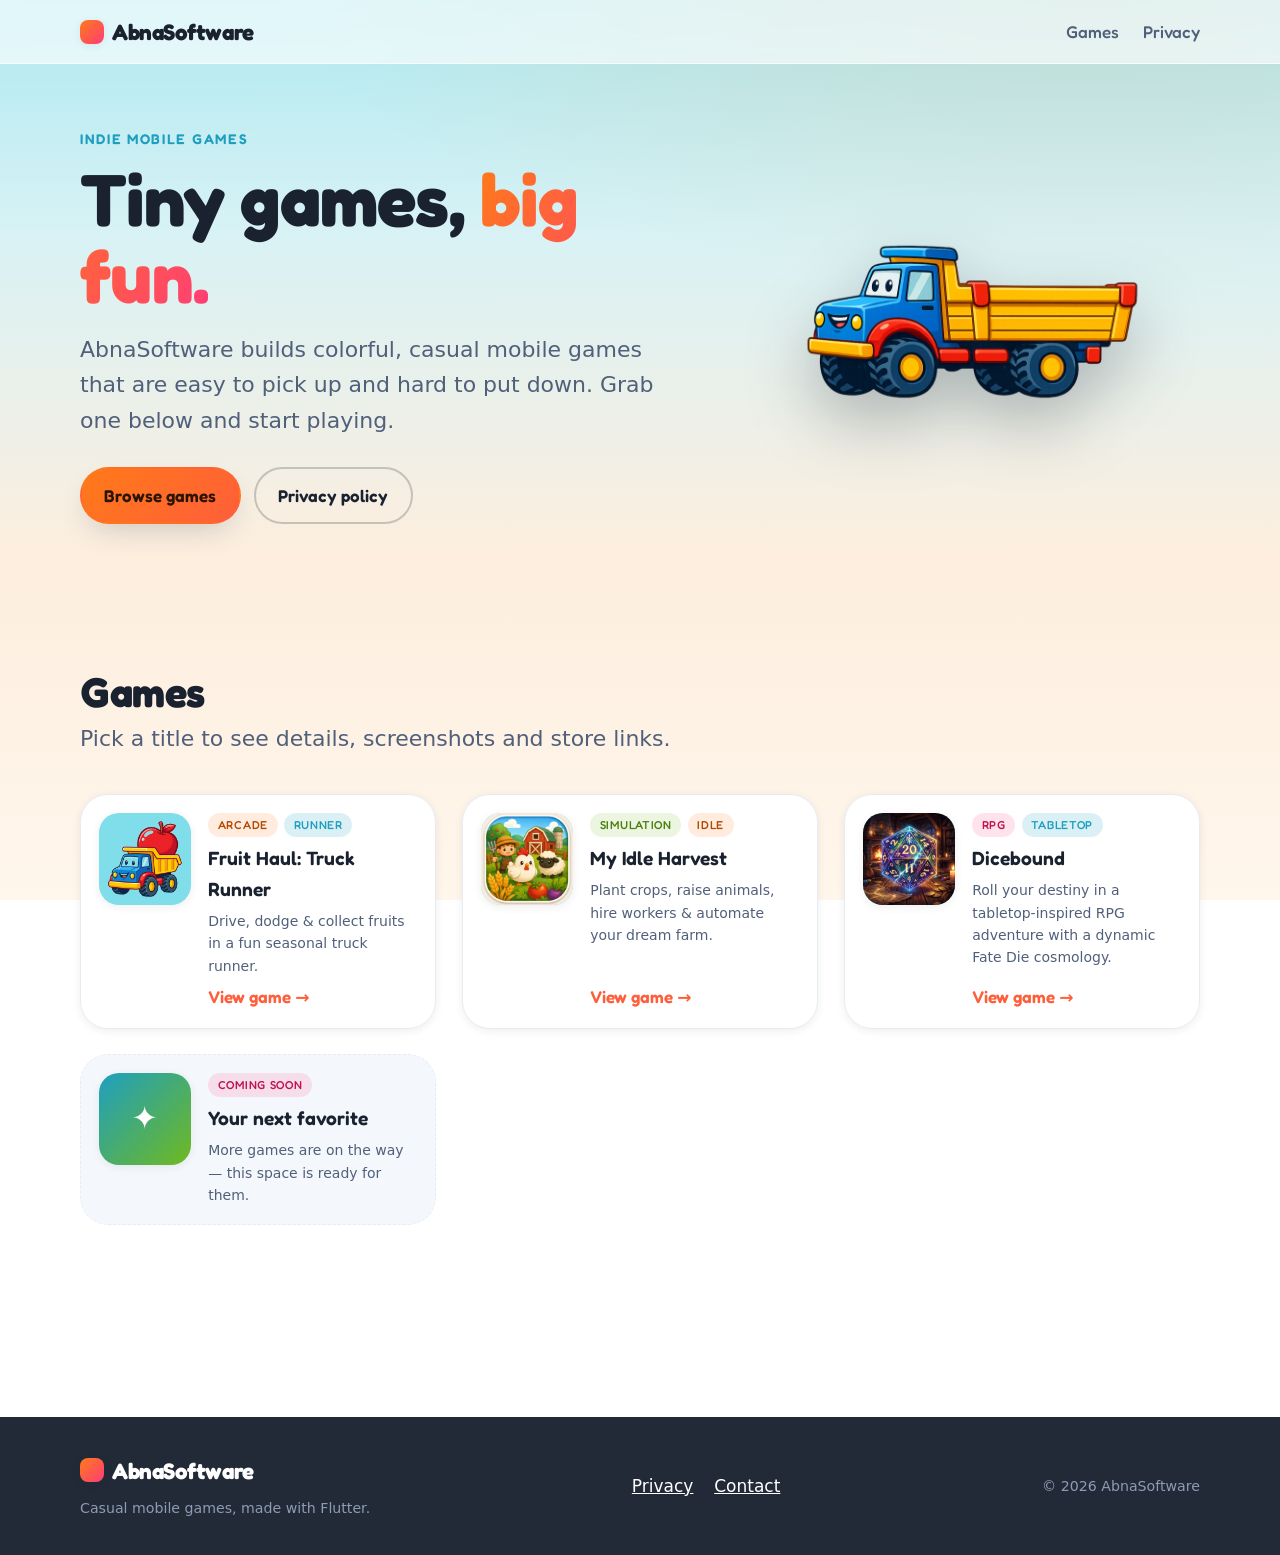
<file: index.html>
<!doctype html>
<html lang="en">
<head>
  <meta charset="utf-8">
  <meta name="viewport" content="width=device-width, initial-scale=1">
  <title>AbnaSoftware — Indie mobile games</title>
  <meta name="description" content="Colorful, casual mobile games by AbnaSoftware. Play Fruit Haul: Truck Runner and more.">
  <meta name="theme-color" content="#80deea">

  <!-- Open Graph -->
  <meta property="og:type" content="website">
  <meta property="og:title" content="AbnaSoftware — Indie mobile games">
  <meta property="og:description" content="Colorful, casual mobile games by AbnaSoftware. Play Fruit Haul: Truck Runner and more.">
  <meta property="og:image" content="assets/app_icon.png">

  <link rel="icon" type="image/png" href="assets/app_icon.png">
  <link rel="preconnect" href="https://fonts.googleapis.com">
  <link rel="preconnect" href="https://fonts.gstatic.com" crossorigin>
  <link href="https://fonts.googleapis.com/css2?family=Fredoka:wght@400;500;600;700&display=swap" rel="stylesheet">
  <link rel="stylesheet" href="styles.css">
</head>
<body>
  <header class="site-header">
    <div class="wrap">
      <a class="brand" href="/">AbnaSoftware</a>
      <nav class="site-nav" aria-label="Main navigation">
        <a href="#games">Games</a>
        <a href="privacy.html">Privacy</a>
      </nav>
    </div>
  </header>

  <main class="wrap">
    <section class="hero" aria-labelledby="hero-heading">
      <div class="hero-text">
        <p class="eyebrow">Indie mobile games</p>
        <h1 id="hero-heading">Tiny games, <span>big fun.</span></h1>
        <p class="lede">AbnaSoftware builds colorful, casual mobile games that are easy to pick up and hard to put down. Grab one below and start playing.</p>
        <div class="hero-cta">
          <a class="btn btn-primary" href="#games">Browse games</a>
          <a class="btn btn-ghost" href="privacy.html">Privacy policy</a>
        </div>
      </div>
      <div class="hero-art">
        <img src="assets/truck.png" alt="The Fruit Haul delivery truck loaded with colorful fruit" width="1000" height="666" fetchpriority="high">
      </div>
    </section>

    <section id="games" class="section" aria-labelledby="games-heading">
      <div class="section-head">
        <h2 id="games-heading">Games</h2>
        <p>Pick a title to see details, screenshots and store links.</p>
      </div>

      <ul class="games-grid" role="list">
        <li class="game-card">
          <a class="game-card-link" href="games/fruit-haul/" aria-labelledby="game-fruit-title">
            <span class="game-thumb"><img src="assets/app_icon.png" alt="" width="320" height="320" loading="lazy"></span>
            <span class="game-body">
              <span class="game-tags">
                <span class="tag tag-orange">Arcade</span>
                <span class="tag tag-sky">Runner</span>
              </span>
              <span class="game-title" id="game-fruit-title">Fruit Haul: Truck Runner</span>
              <span class="game-tagline">Drive, dodge &amp; collect fruits in a fun seasonal truck runner.</span>
              <span class="game-cta">View game →</span>
            </span>
          </a>
        </li>

        <li class="game-card">
          <a class="game-card-link" href="games/idle-harvest/" aria-labelledby="game-harvest-title">
            <span class="game-thumb"><img src="assets/idle_harvest_icon.png" alt="" width="320" height="320" loading="lazy"></span>
            <span class="game-body">
              <span class="game-tags">
                <span class="tag tag-lime">Simulation</span>
                <span class="tag tag-orange">Idle</span>
              </span>
              <span class="game-title" id="game-harvest-title">My Idle Harvest</span>
              <span class="game-tagline">Plant crops, raise animals, hire workers &amp; automate your dream farm.</span>
              <span class="game-cta">View game →</span>
            </span>
          </a>
        </li>

        <li class="game-card">
          <a class="game-card-link" href="games/dicebound/" aria-labelledby="game-dicebound-title">
            <span class="game-thumb"><img src="assets/dicebound_icon.png" alt="" width="320" height="320" loading="lazy"></span>
            <span class="game-body">
              <span class="game-tags">
                <span class="tag tag-berry">RPG</span>
                <span class="tag tag-sky">Tabletop</span>
              </span>
              <span class="game-title" id="game-dicebound-title">Dicebound</span>
              <span class="game-tagline">Roll your destiny in a tabletop-inspired RPG adventure with a dynamic Fate Die cosmology.</span>
              <span class="game-cta">View game →</span>
            </span>
          </a>
        </li>

        <li class="game-card game-card--soon">
          <div class="game-card-link">
            <span class="game-thumb game-thumb--soon" aria-hidden="true">✦</span>
            <span class="game-body">
              <span class="game-tags"><span class="tag tag-berry">Coming soon</span></span>
              <span class="game-title">Your next favorite</span>
              <span class="game-tagline">More games are on the way — this space is ready for them.</span>
            </span>
          </div>
        </li>
      </ul>
    </section>
  </main>

  <footer class="site-footer">
    <div class="wrap">
      <div>
        <a class="brand" href="/" style="color:#fff">AbnaSoftware</a>
        <small style="display:block;margin-top:.4rem">Casual mobile games, made with Flutter.</small>
      </div>
      <nav class="footer-links" aria-label="Footer">
        <a href="privacy.html">Privacy</a>
        <a href="mailto:abnasoftwaredevelopment@gmail.com">Contact</a>
      </nav>
      <small>© <span id="year">2026</span> AbnaSoftware</small>
    </div>
  </footer>

  <script>document.getElementById("year").textContent = new Date().getFullYear();</script>
</body>
</html>
</file>
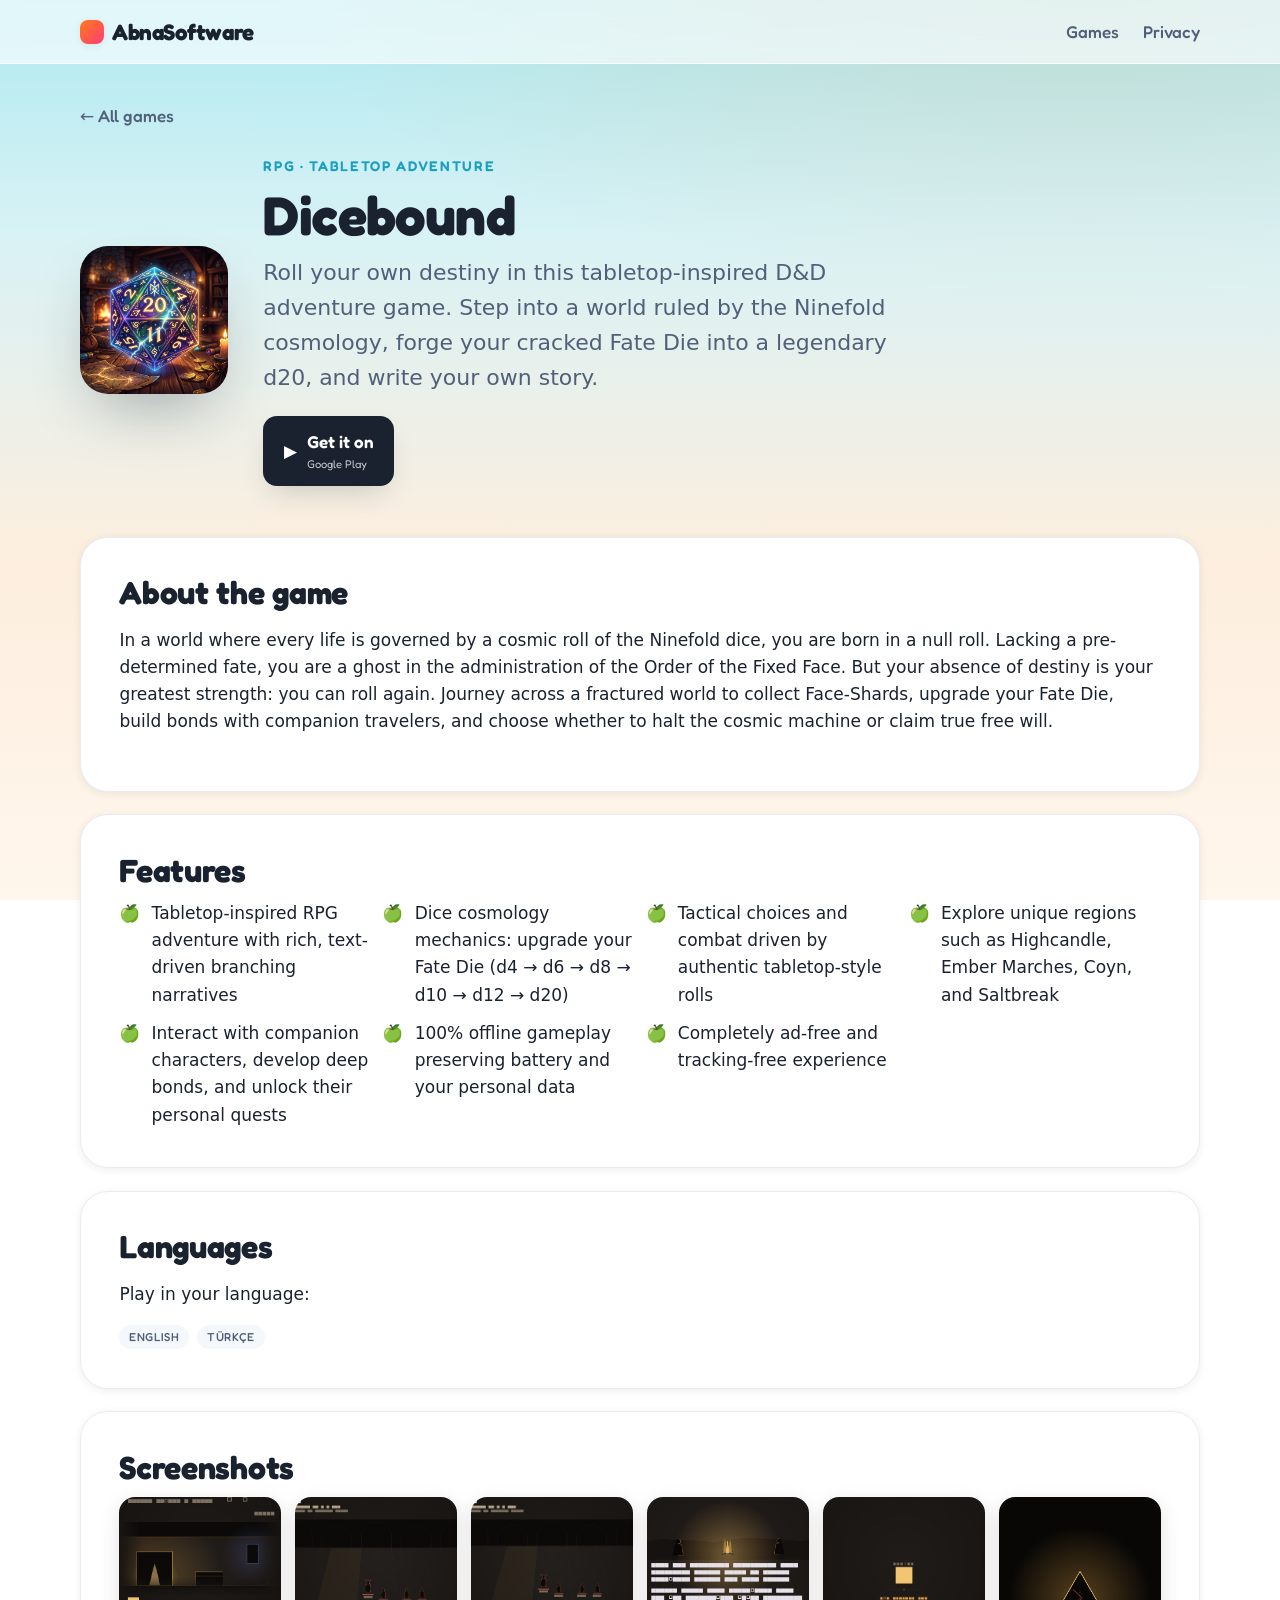
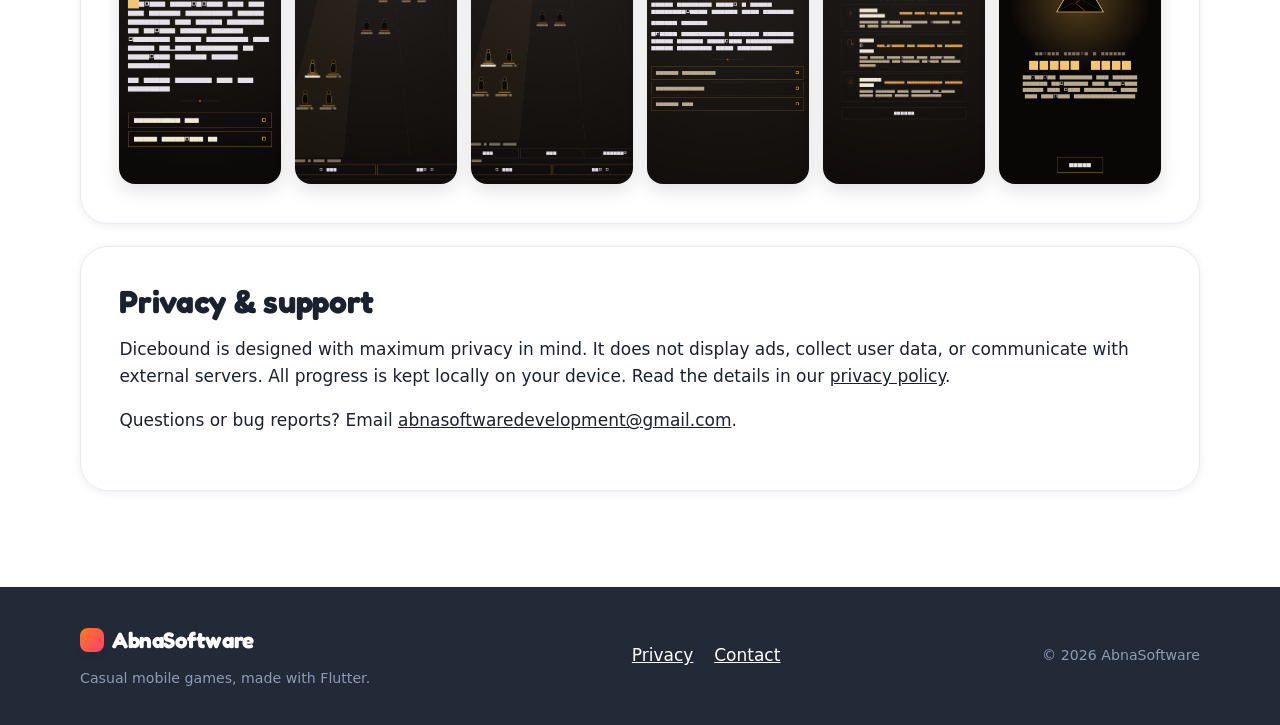
<file: games/dicebound/index.html>
<!doctype html>
<html lang="en">
<head>
  <meta charset="utf-8">
  <meta name="viewport" content="width=device-width, initial-scale=1">
  <title>Dicebound — AbnaSoftware</title>
  <meta name="description" content="Dicebound — a tabletop-inspired D&D adventure game. Roll your own destiny, upgrade your Fate Die, and explore rich branching stories.">
  <meta name="theme-color" content="#80deea">

  <meta property="og:type" content="website">
  <meta property="og:title" content="Dicebound">
  <meta property="og:description" content="A tabletop-inspired D&D adventure game — roll your own destiny.">
  <meta property="og:image" content="../../assets/dicebound_icon.png">

  <link rel="icon" type="image/png" href="../../assets/dicebound_icon.png">
  <link rel="preconnect" href="https://fonts.googleapis.com">
  <link rel="preconnect" href="https://fonts.gstatic.com" crossorigin>
  <link href="https://fonts.googleapis.com/css2?family=Fredoka:wght@400;500;600;700&display=swap" rel="stylesheet">
  <link rel="stylesheet" href="../../styles.css">
</head>
<body>
  <header class="site-header">
    <div class="wrap">
      <a class="brand" href="../../">AbnaSoftware</a>
      <nav class="site-nav" aria-label="Main navigation">
        <a href="../../#games">Games</a>
        <a href="../../privacy.html">Privacy</a>
      </nav>
    </div>
  </header>

  <main class="wrap">
    <a class="back-link" href="../../#games">← All games</a>

    <section class="game-hero" aria-labelledby="title">
      <img class="game-hero-icon" src="../../assets/dicebound_icon.png" alt="Dicebound app icon" width="320" height="320">
      <div>
        <p class="eyebrow">RPG · Tabletop Adventure</p>
        <h1 id="title">Dicebound</h1>
        <p class="lede">Roll your own destiny in this tabletop-inspired D&D adventure game. Step into a world ruled by the Ninefold cosmology, forge your cracked Fate Die into a legendary d20, and write your own story.</p>
        <div class="platforms">
          <a class="store-badge" href="https://play.google.com/store/apps/details?id=com.abdullaherzincanli.dicebound" rel="noopener">
            ▶ <span>Get it on<small>Google Play</small></span>
          </a>
        </div>
      </div>
    </section>

    <section class="panel" aria-labelledby="about">
      <h2 id="about">About the game</h2>
      <p>In a world where every life is governed by a cosmic roll of the Ninefold dice, you are born in a null roll. Lacking a pre-determined fate, you are a ghost in the administration of the Order of the Fixed Face. But your absence of destiny is your greatest strength: you can roll again. Journey across a fractured world to collect Face-Shards, upgrade your Fate Die, build bonds with companion travelers, and choose whether to halt the cosmic machine or claim true free will.</p>
    </section>

    <section class="panel" aria-labelledby="features">
      <h2 id="features">Features</h2>
      <ul class="feature-list">
        <li>Tabletop-inspired RPG adventure with rich, text-driven branching narratives</li>
        <li>Dice cosmology mechanics: upgrade your Fate Die (d4 → d6 → d8 → d10 → d12 → d20)</li>
        <li>Tactical choices and combat driven by authentic tabletop-style rolls</li>
        <li>Explore unique regions such as Highcandle, Ember Marches, Coyn, and Saltbreak</li>
        <li>Interact with companion characters, develop deep bonds, and unlock their personal quests</li>
        <li>100% offline gameplay preserving battery and your personal data</li>
        <li>Completely ad-free and tracking-free experience</li>
      </ul>
    </section>

    <section class="panel" aria-labelledby="langs">
      <h2 id="langs">Languages</h2>
      <p class="muted">Play in your language:</p>
      <div class="lang-list">
        <span class="tag">English</span>
        <span class="tag">Türkçe</span>
      </div>
    </section>

    <section class="panel" aria-labelledby="shots">
      <h2 id="shots">Screenshots</h2>
      <div class="shots">
        <img class="shot" src="../../assets/dicebound/story_screen.png" alt="Dicebound narrative and choices screen" width="573" height="1240" loading="lazy">
        <img class="shot" src="../../assets/dicebound/combat_elite.png" alt="Dicebound combat interface" width="573" height="1240" loading="lazy">
        <img class="shot" src="../../assets/dicebound/combat_stances.png" alt="Dicebound combat stance selection" width="573" height="1240" loading="lazy">
        <img class="shot" src="../../assets/dicebound/camp_screen.png" alt="Dicebound camp screen" width="573" height="1240" loading="lazy">
        <img class="shot" src="../../assets/dicebound/level_up.png" alt="Dicebound level up and character progression" width="573" height="1240" loading="lazy">
        <img class="shot" src="../../assets/dicebound/fate_ceremony.png" alt="Dicebound fate ceremony" width="573" height="1240" loading="lazy">
      </div>
    </section>

    <section class="panel" aria-labelledby="priv">
      <h2 id="priv">Privacy &amp; support</h2>
      <p>Dicebound is designed with maximum privacy in mind. It does not display ads, collect user data, or communicate with external servers. All progress is kept locally on your device. Read the details in our <a href="privacy.html">privacy policy</a>.</p>
      <p class="muted">Questions or bug reports? Email <a href="mailto:abnasoftwaredevelopment@gmail.com">abnasoftwaredevelopment@gmail.com</a>.</p>
    </section>
  </main>

  <footer class="site-footer">
    <div class="wrap">
      <div>
        <a class="brand" href="../../" style="color:#fff">AbnaSoftware</a>
        <small style="display:block;margin-top:.4rem">Casual mobile games, made with Flutter.</small>
      </div>
      <nav class="footer-links" aria-label="Footer">
        <a href="../../privacy.html">Privacy</a>
        <a href="mailto:abnasoftwaredevelopment@gmail.com">Contact</a>
      </nav>
      <small>© <span id="year">2026</span> AbnaSoftware</small>
    </div>
  </footer>

  <script>document.getElementById("year").textContent = new Date().getFullYear();</script>
</body>
</html>
</file>
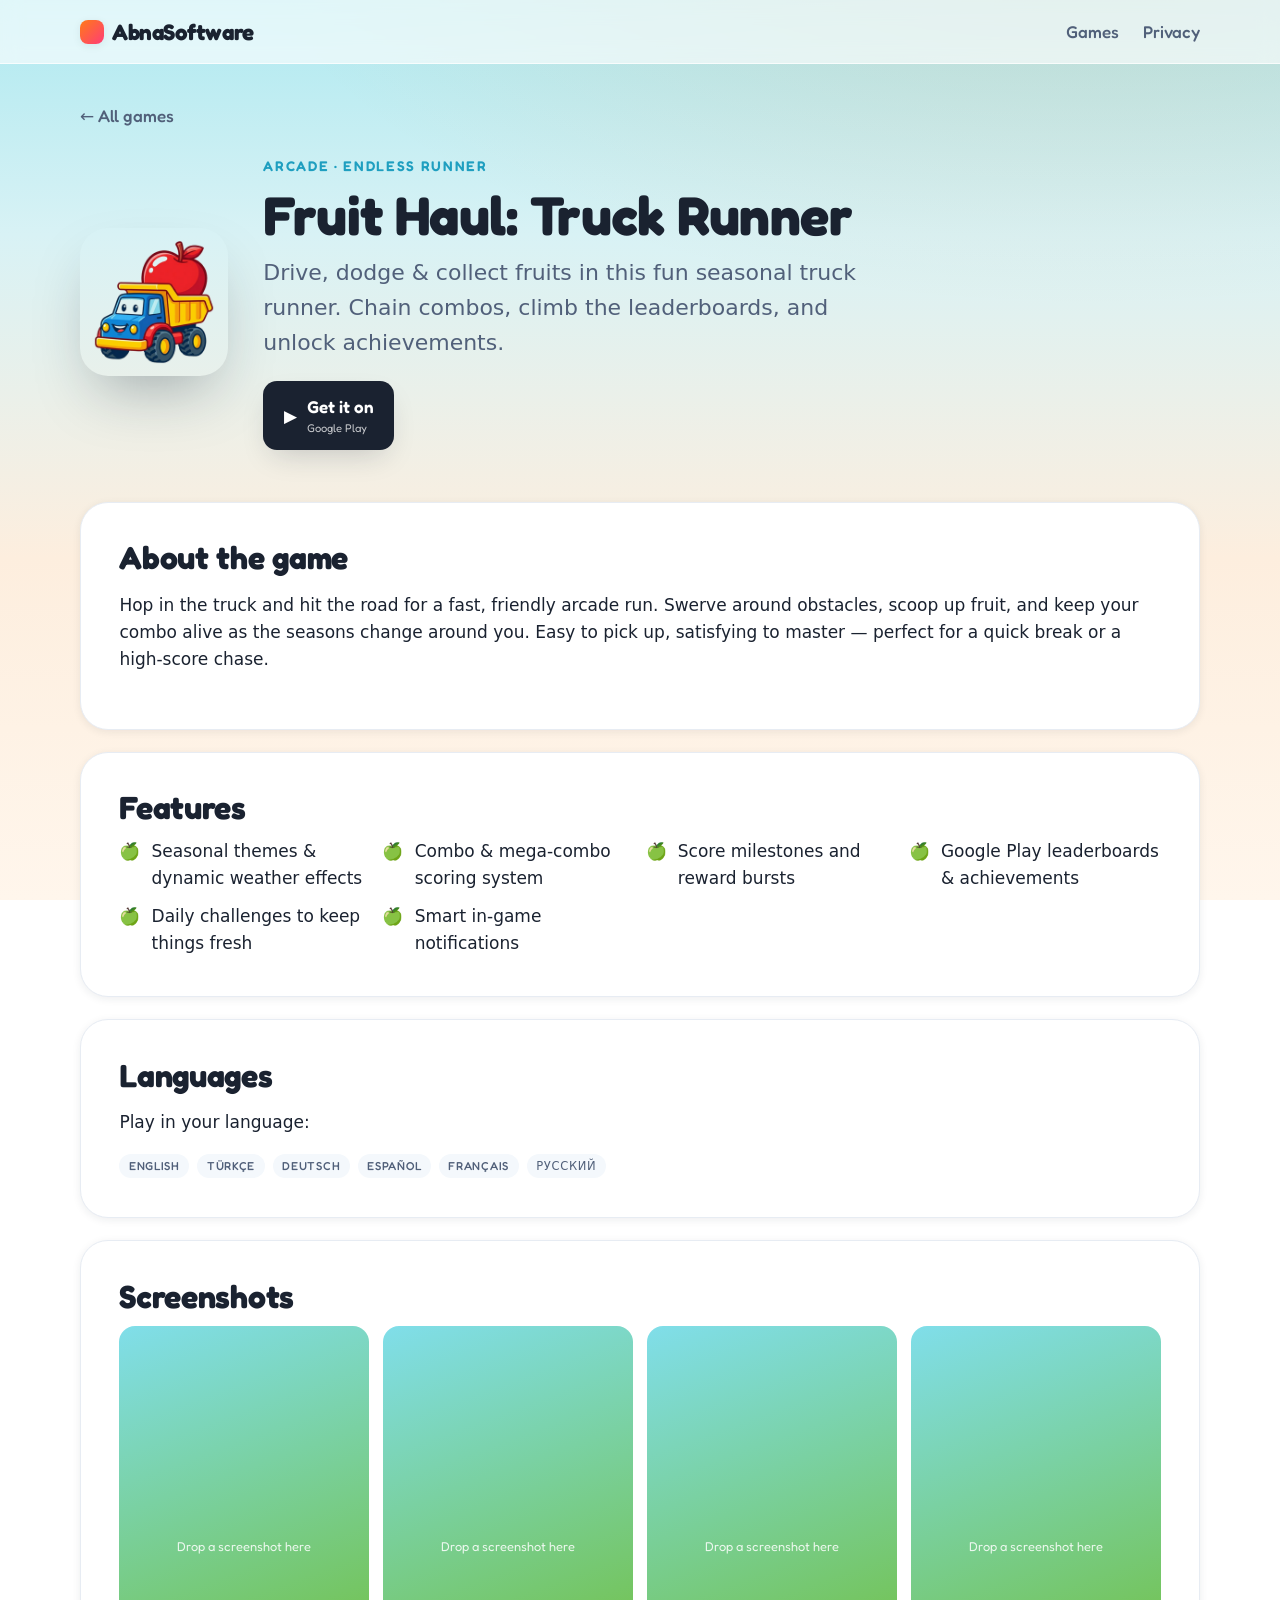
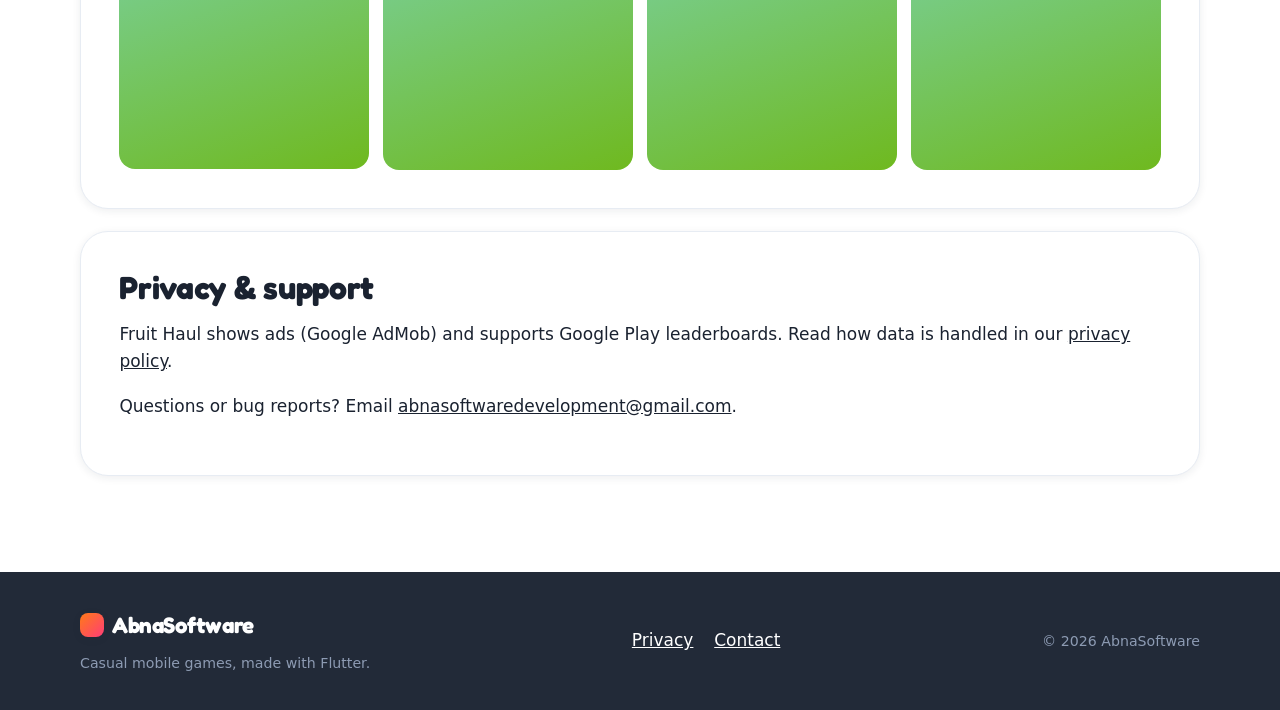
<file: games/fruit-haul/index.html>
<!doctype html>
<html lang="en">
<head>
  <meta charset="utf-8">
  <meta name="viewport" content="width=device-width, initial-scale=1">
  <title>Fruit Haul: Truck Runner — AbnaSoftware</title>
  <meta name="description" content="Drive, dodge and collect fruits in Fruit Haul: Truck Runner — a fun seasonal truck runner with leaderboards, achievements and combos.">
  <meta name="theme-color" content="#80deea">

  <meta property="og:type" content="website">
  <meta property="og:title" content="Fruit Haul: Truck Runner">
  <meta property="og:description" content="A fun seasonal truck runner — drive, dodge and collect fruits.">
  <meta property="og:image" content="../../assets/app_icon.png">

  <link rel="icon" type="image/png" href="../../assets/app_icon.png">
  <link rel="preconnect" href="https://fonts.googleapis.com">
  <link rel="preconnect" href="https://fonts.gstatic.com" crossorigin>
  <link href="https://fonts.googleapis.com/css2?family=Fredoka:wght@400;500;600;700&display=swap" rel="stylesheet">
  <link rel="stylesheet" href="../../styles.css">
</head>
<body>
  <header class="site-header">
    <div class="wrap">
      <a class="brand" href="../../">AbnaSoftware</a>
      <nav class="site-nav" aria-label="Main navigation">
        <a href="../../#games">Games</a>
        <a href="../../privacy.html">Privacy</a>
      </nav>
    </div>
  </header>

  <main class="wrap">
    <a class="back-link" href="../../#games">← All games</a>

    <section class="game-hero" aria-labelledby="title">
      <img class="game-hero-icon" src="../../assets/app_icon.png" alt="Fruit Haul: Truck Runner app icon" width="320" height="320">
      <div>
        <p class="eyebrow">Arcade · Endless runner</p>
        <h1 id="title">Fruit Haul: Truck Runner</h1>
        <p class="lede">Drive, dodge &amp; collect fruits in this fun seasonal truck runner. Chain combos, climb the leaderboards, and unlock achievements.</p>
        <div class="platforms">
          <a class="store-badge" href="https://play.google.com/store/apps/details?id=com.logicps.fruit_collector" rel="noopener">
            ▶ <span>Get it on<small>Google Play</small></span>
          </a>
        </div>
      </div>
    </section>

    <section class="panel" aria-labelledby="about">
      <h2 id="about">About the game</h2>
      <p>Hop in the truck and hit the road for a fast, friendly arcade run. Swerve around obstacles, scoop up fruit, and keep your combo alive as the seasons change around you. Easy to pick up, satisfying to master — perfect for a quick break or a high-score chase.</p>
    </section>

    <section class="panel" aria-labelledby="features">
      <h2 id="features">Features</h2>
      <ul class="feature-list">
        <li>Seasonal themes &amp; dynamic weather effects</li>
        <li>Combo &amp; mega-combo scoring system</li>
        <li>Score milestones and reward bursts</li>
        <li>Google Play leaderboards &amp; achievements</li>
        <li>Daily challenges to keep things fresh</li>
        <li>Smart in-game notifications</li>
      </ul>
    </section>

    <section class="panel" aria-labelledby="langs">
      <h2 id="langs">Languages</h2>
      <p class="muted">Play in your language:</p>
      <div class="lang-list">
        <span class="tag">English</span>
        <span class="tag">Türkçe</span>
        <span class="tag">Deutsch</span>
        <span class="tag">Español</span>
        <span class="tag">Français</span>
        <span class="tag">Русский</span>
      </div>
    </section>

    <section class="panel" aria-labelledby="shots">
      <h2 id="shots">Screenshots</h2>
      <div class="shots">
        <div class="shot-ph">Drop a screenshot here</div>
        <div class="shot-ph">Drop a screenshot here</div>
        <div class="shot-ph">Drop a screenshot here</div>
        <div class="shot-ph">Drop a screenshot here</div>
      </div>
    </section>

    <section class="panel" aria-labelledby="priv">
      <h2 id="priv">Privacy &amp; support</h2>
      <p>Fruit Haul shows ads (Google AdMob) and supports Google Play leaderboards. Read how data is handled in our <a href="../../privacy.html">privacy policy</a>.</p>
      <p class="muted">Questions or bug reports? Email <a href="mailto:abnasoftwaredevelopment@gmail.com">abnasoftwaredevelopment@gmail.com</a>.</p>
    </section>
  </main>

  <footer class="site-footer">
    <div class="wrap">
      <div>
        <a class="brand" href="../../" style="color:#fff">AbnaSoftware</a>
        <small style="display:block;margin-top:.4rem">Casual mobile games, made with Flutter.</small>
      </div>
      <nav class="footer-links" aria-label="Footer">
        <a href="../../privacy.html">Privacy</a>
        <a href="mailto:abnasoftwaredevelopment@gmail.com">Contact</a>
      </nav>
      <small>© <span id="year">2026</span> AbnaSoftware</small>
    </div>
  </footer>

  <script>document.getElementById("year").textContent = new Date().getFullYear();</script>
</body>
</html>
</file>
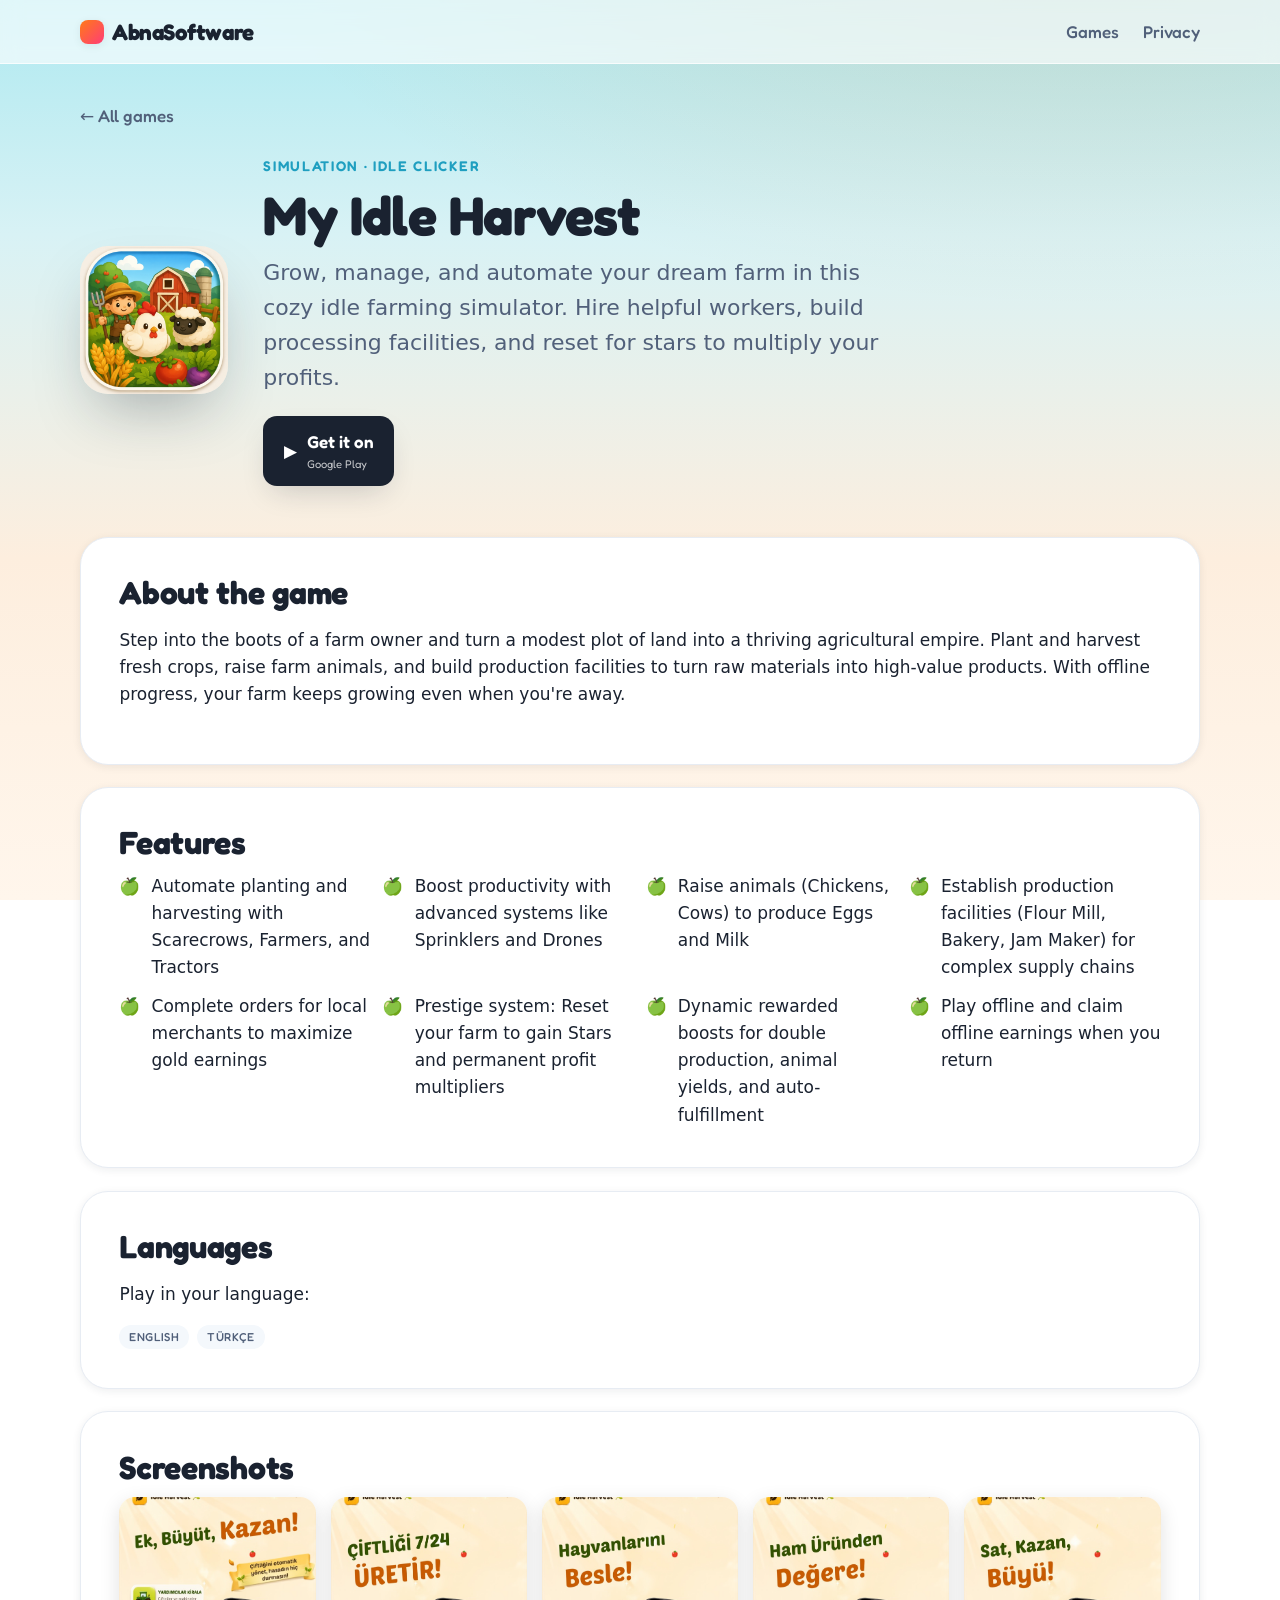
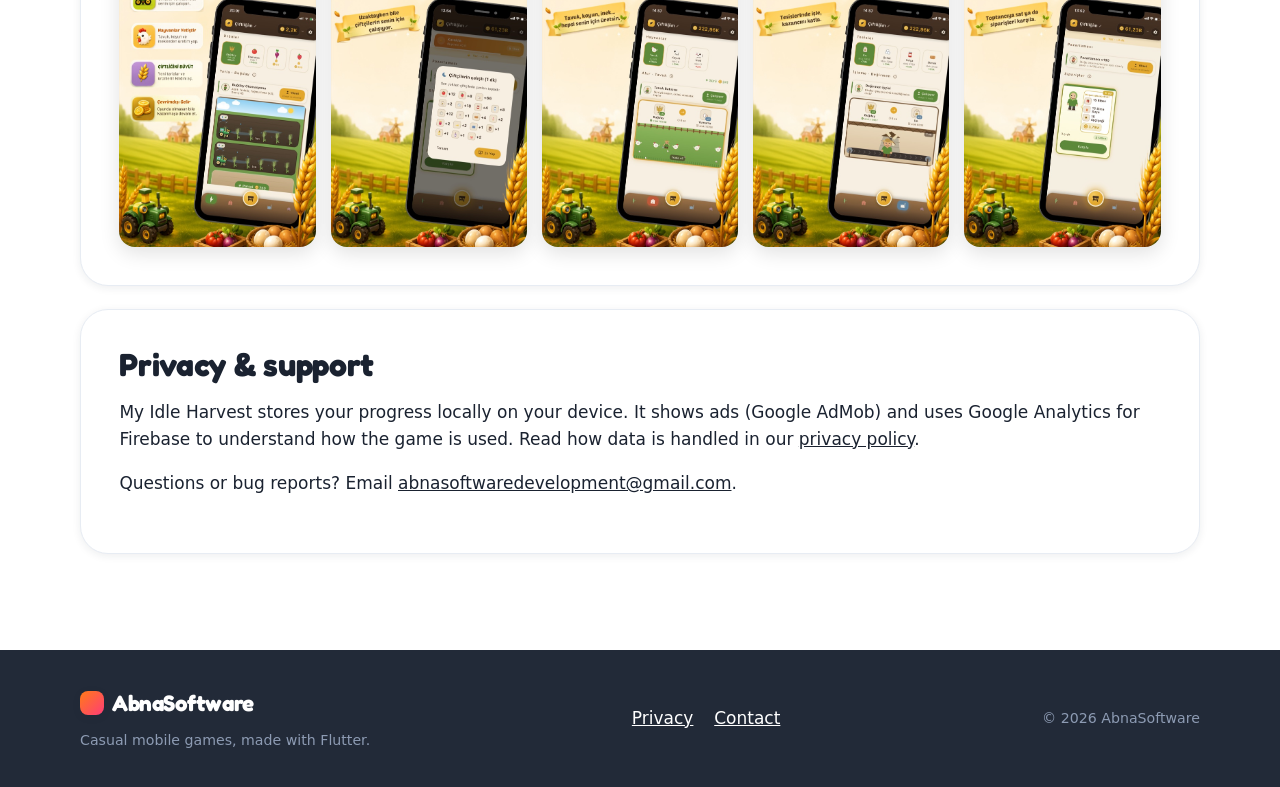
<file: games/idle-harvest/index.html>
<!doctype html>
<html lang="en">
<head>
  <meta charset="utf-8">
  <meta name="viewport" content="width=device-width, initial-scale=1">
  <title>My Idle Harvest — AbnaSoftware</title>
  <meta name="description" content="Grow, manage, and expand your farm in My Idle Harvest — a relaxing idle farming simulator with automated workers, facilities, and prestige stars.">
  <meta name="theme-color" content="#80deea">

  <meta property="og:type" content="website">
  <meta property="og:title" content="My Idle Harvest">
  <meta property="og:description" content="A relaxing idle farming simulator — plant crops, raise animals, and automate your farm.">
  <meta property="og:image" content="../../assets/idle_harvest_icon.png">

  <link rel="icon" type="image/png" href="../../assets/idle_harvest_icon.png">
  <link rel="preconnect" href="https://fonts.googleapis.com">
  <link rel="preconnect" href="https://fonts.gstatic.com" crossorigin>
  <link href="https://fonts.googleapis.com/css2?family=Fredoka:wght@400;500;600;700&display=swap" rel="stylesheet">
  <link rel="stylesheet" href="../../styles.css">
</head>
<body>
  <header class="site-header">
    <div class="wrap">
      <a class="brand" href="../../">AbnaSoftware</a>
      <nav class="site-nav" aria-label="Main navigation">
        <a href="../../#games">Games</a>
        <a href="../../privacy.html">Privacy</a>
      </nav>
    </div>
  </header>

  <main class="wrap">
    <a class="back-link" href="../../#games">← All games</a>

    <section class="game-hero" aria-labelledby="title">
      <img class="game-hero-icon" src="../../assets/idle_harvest_icon.png" alt="My Idle Harvest app icon" width="320" height="320">
      <div>
        <p class="eyebrow">Simulation · Idle clicker</p>
        <h1 id="title">My Idle Harvest</h1>
        <p class="lede">Grow, manage, and automate your dream farm in this cozy idle farming simulator. Hire helpful workers, build processing facilities, and reset for stars to multiply your profits.</p>
        <div class="platforms">
          <a class="store-badge" href="https://play.google.com/store/apps/details?id=com.abnasoftware.my_idle_harvest" rel="noopener">
            ▶ <span>Get it on<small>Google Play</small></span>
          </a>
        </div>
      </div>
    </section>

    <section class="panel" aria-labelledby="about">
      <h2 id="about">About the game</h2>
      <p>Step into the boots of a farm owner and turn a modest plot of land into a thriving agricultural empire. Plant and harvest fresh crops, raise farm animals, and build production facilities to turn raw materials into high-value products. With offline progress, your farm keeps growing even when you're away.</p>
    </section>

    <section class="panel" aria-labelledby="features">
      <h2 id="features">Features</h2>
      <ul class="feature-list">
        <li>Automate planting and harvesting with Scarecrows, Farmers, and Tractors</li>
        <li>Boost productivity with advanced systems like Sprinklers and Drones</li>
        <li>Raise animals (Chickens, Cows) to produce Eggs and Milk</li>
        <li>Establish production facilities (Flour Mill, Bakery, Jam Maker) for complex supply chains</li>
        <li>Complete orders for local merchants to maximize gold earnings</li>
        <li>Prestige system: Reset your farm to gain Stars and permanent profit multipliers</li>
        <li>Dynamic rewarded boosts for double production, animal yields, and auto-fulfillment</li>
        <li>Play offline and claim offline earnings when you return</li>
      </ul>
    </section>

    <section class="panel" aria-labelledby="langs">
      <h2 id="langs">Languages</h2>
      <p class="muted">Play in your language:</p>
      <div class="lang-list">
        <span class="tag">English</span>
        <span class="tag">Türkçe</span>
      </div>
    </section>

    <section class="panel" aria-labelledby="shots">
      <h2 id="shots">Screenshots</h2>
      <div class="shots">
        <img class="shot" src="../../assets/idle-harvest/shot-1.jpg" alt="My Idle Harvest gameplay screenshot 1" width="573" height="1240" loading="lazy">
        <img class="shot" src="../../assets/idle-harvest/shot-2.jpg" alt="My Idle Harvest gameplay screenshot 2" width="573" height="1240" loading="lazy">
        <img class="shot" src="../../assets/idle-harvest/shot-3.jpg" alt="My Idle Harvest gameplay screenshot 3" width="573" height="1240" loading="lazy">
        <img class="shot" src="../../assets/idle-harvest/shot-4.jpg" alt="My Idle Harvest gameplay screenshot 4" width="573" height="1240" loading="lazy">
        <img class="shot" src="../../assets/idle-harvest/shot-5.jpg" alt="My Idle Harvest gameplay screenshot 5" width="573" height="1240" loading="lazy">
      </div>
    </section>

    <section class="panel" aria-labelledby="priv">
      <h2 id="priv">Privacy &amp; support</h2>
      <p>My Idle Harvest stores your progress locally on your device. It shows ads (Google AdMob) and uses Google Analytics for Firebase to understand how the game is used. Read how data is handled in our <a href="privacy.html">privacy policy</a>.</p>
      <p class="muted">Questions or bug reports? Email <a href="mailto:abnasoftwaredevelopment@gmail.com">abnasoftwaredevelopment@gmail.com</a>.</p>
    </section>
  </main>

  <footer class="site-footer">
    <div class="wrap">
      <div>
        <a class="brand" href="../../" style="color:#fff">AbnaSoftware</a>
        <small style="display:block;margin-top:.4rem">Casual mobile games, made with Flutter.</small>
      </div>
      <nav class="footer-links" aria-label="Footer">
        <a href="../../privacy.html">Privacy</a>
        <a href="mailto:abnasoftwaredevelopment@gmail.com">Contact</a>
      </nav>
      <small>© <span id="year">2026</span> AbnaSoftware</small>
    </div>
  </footer>

  <script>document.getElementById("year").textContent = new Date().getFullYear();</script>
</body>
</html>
</file>
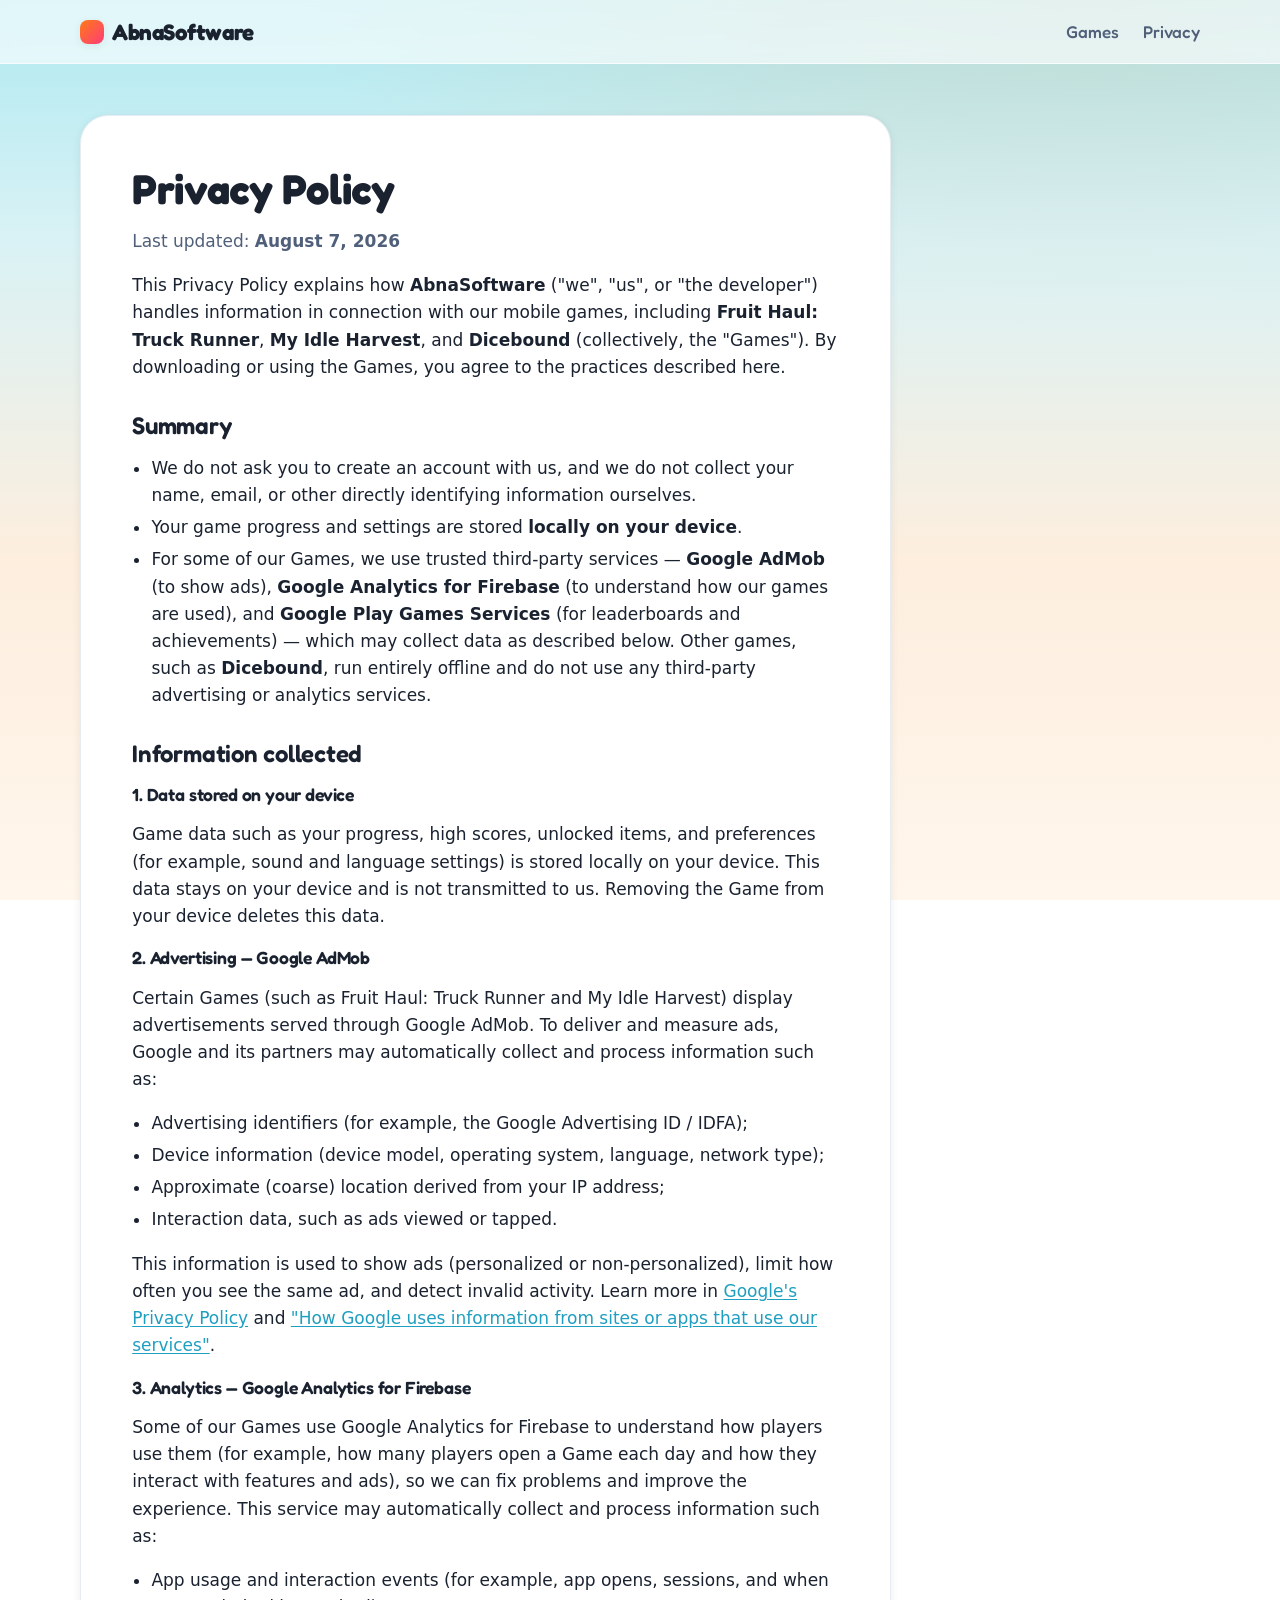
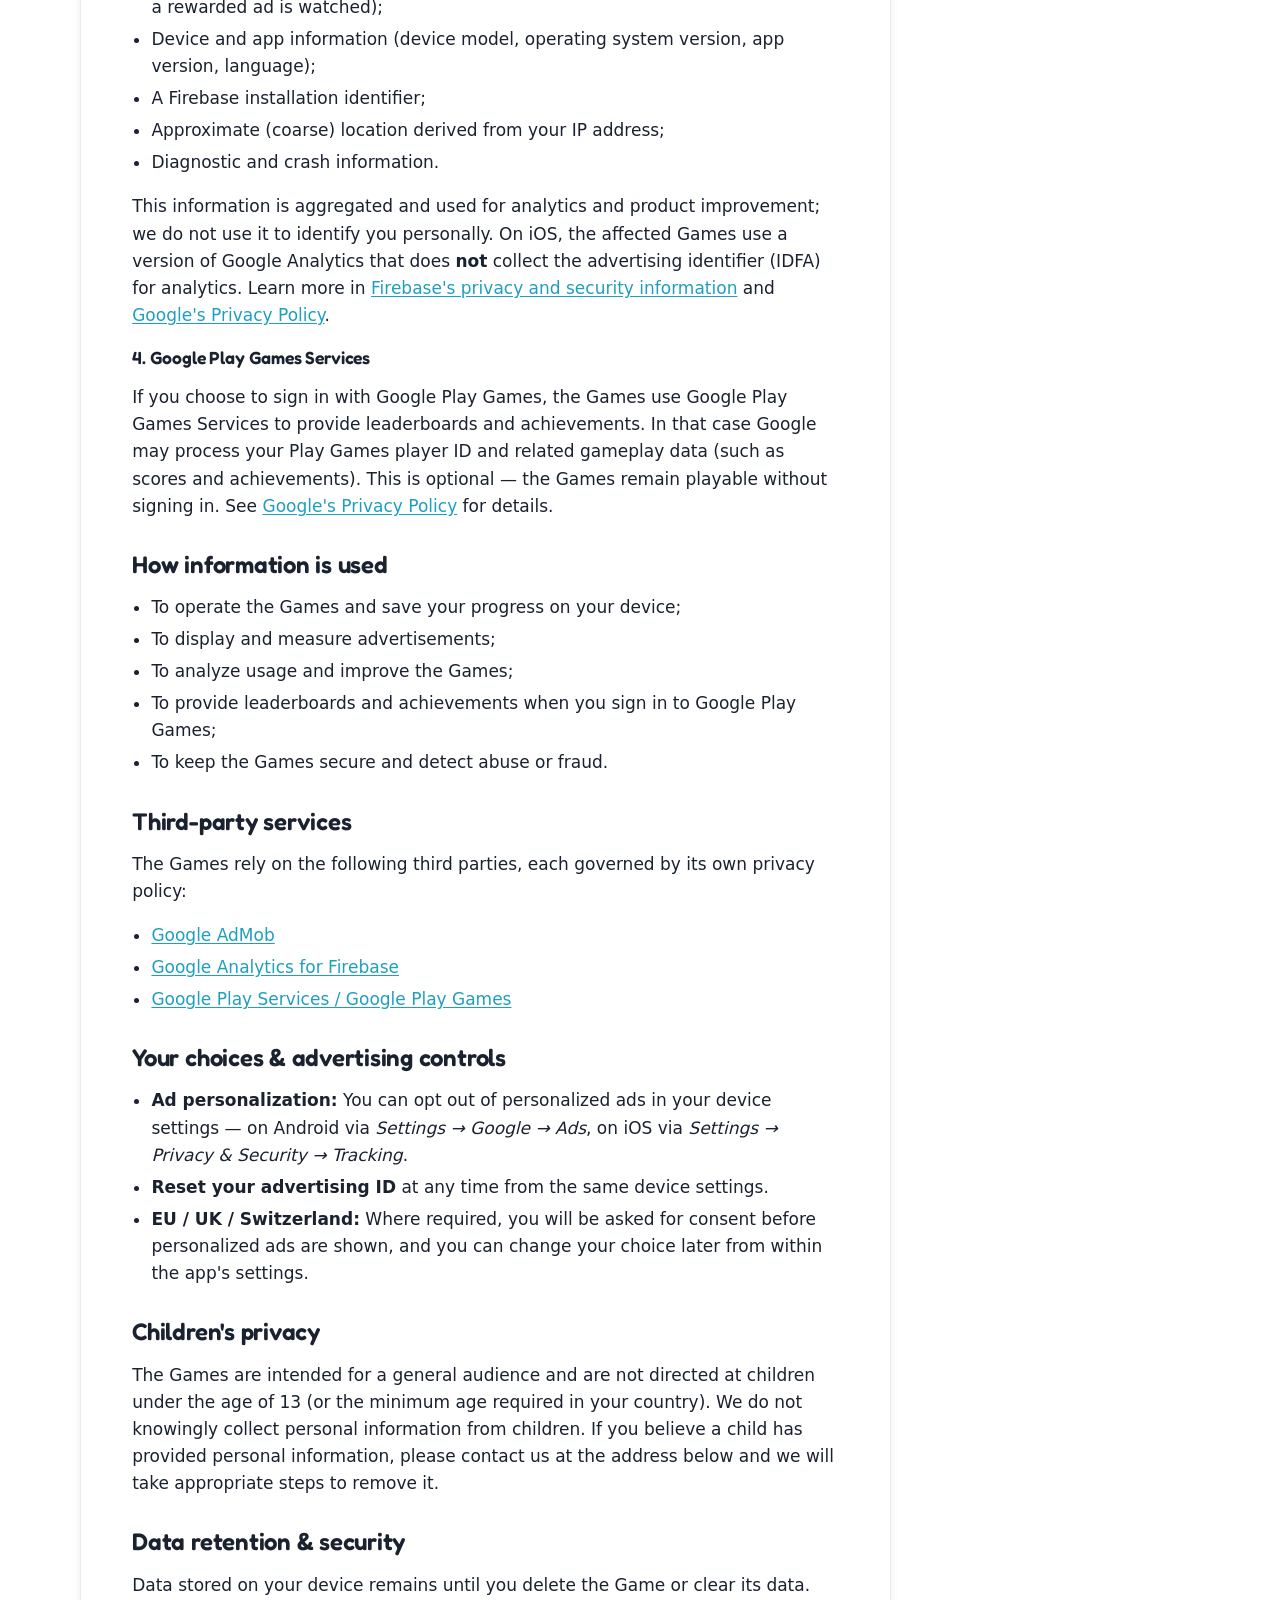
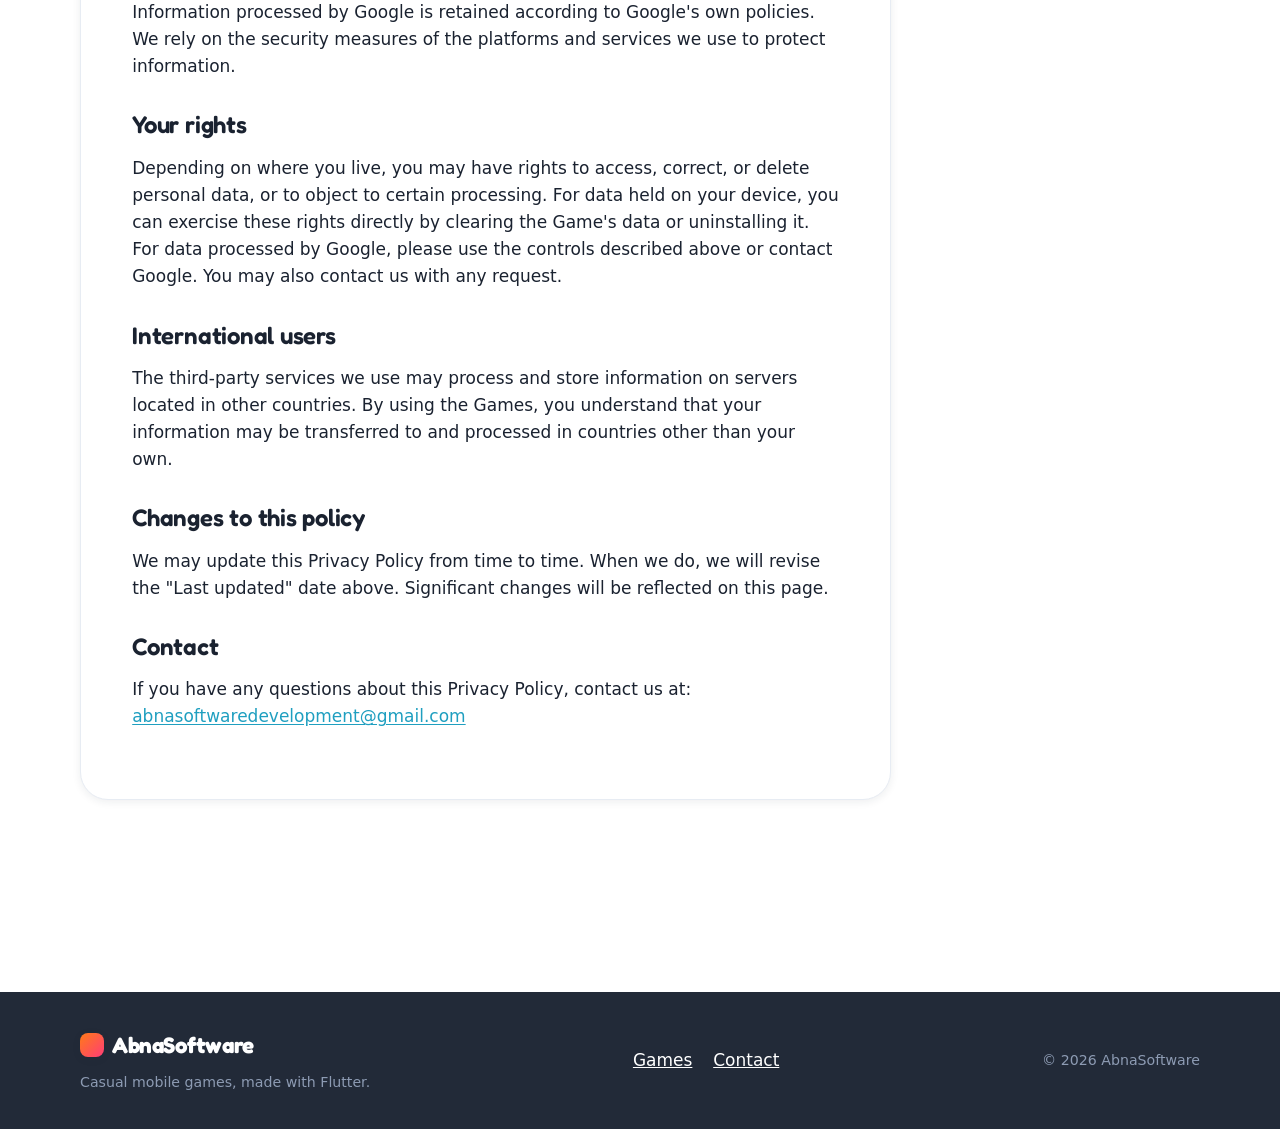
<file: privacy.html>
<!doctype html>
<html lang="en">
<head>
  <meta charset="utf-8">
  <meta name="viewport" content="width=device-width, initial-scale=1">
  <title>Privacy Policy — AbnaSoftware games</title>
  <meta name="description" content="Privacy policy for games published by AbnaSoftware, including Fruit Haul: Truck Runner, My Idle Harvest, and Dicebound.">
  <meta name="theme-color" content="#80deea">
  <link rel="icon" type="image/png" href="assets/app_icon.png">
  <link rel="preconnect" href="https://fonts.googleapis.com">
  <link rel="preconnect" href="https://fonts.gstatic.com" crossorigin>
  <link href="https://fonts.googleapis.com/css2?family=Fredoka:wght@400;500;600;700&display=swap" rel="stylesheet">
  <link rel="stylesheet" href="styles.css">
</head>
<body>
  <header class="site-header">
    <div class="wrap">
      <a class="brand" href="/">AbnaSoftware</a>
      <nav class="site-nav" aria-label="Main navigation">
        <a href="/#games">Games</a>
        <a href="privacy.html" aria-current="page">Privacy</a>
      </nav>
    </div>
  </header>

  <main class="wrap legal">
    <article>
      <h1>Privacy Policy</h1>
      <p class="muted">Last updated: <time datetime="2026-08-07">August 7, 2026</time></p>

      <p>This Privacy Policy explains how <strong>AbnaSoftware</strong> ("we", "us", or "the developer") handles information in connection with our mobile games, including <strong>Fruit Haul: Truck Runner</strong>, <strong>My Idle Harvest</strong>, and <strong>Dicebound</strong> (collectively, the "Games"). By downloading or using the Games, you agree to the practices described here.</p>

      <h2>Summary</h2>
      <ul>
        <li>We do not ask you to create an account with us, and we do not collect your name, email, or other directly identifying information ourselves.</li>
        <li>Your game progress and settings are stored <strong>locally on your device</strong>.</li>
        <li>For some of our Games, we use trusted third-party services — <strong>Google AdMob</strong> (to show ads), <strong>Google Analytics for Firebase</strong> (to understand how our games are used), and <strong>Google Play Games Services</strong> (for leaderboards and achievements) — which may collect data as described below. Other games, such as <strong>Dicebound</strong>, run entirely offline and do not use any third-party advertising or analytics services.</li>
      </ul>

      <h2>Information collected</h2>

      <h3>1. Data stored on your device</h3>
      <p>Game data such as your progress, high scores, unlocked items, and preferences (for example, sound and language settings) is stored locally on your device. This data stays on your device and is not transmitted to us. Removing the Game from your device deletes this data.</p>

      <h3>2. Advertising — Google AdMob</h3>
      <p>Certain Games (such as Fruit Haul: Truck Runner and My Idle Harvest) display advertisements served through Google AdMob. To deliver and measure ads, Google and its partners may automatically collect and process information such as:</p>
      <ul>
        <li>Advertising identifiers (for example, the Google Advertising ID / IDFA);</li>
        <li>Device information (device model, operating system, language, network type);</li>
        <li>Approximate (coarse) location derived from your IP address;</li>
        <li>Interaction data, such as ads viewed or tapped.</li>
      </ul>
      <p>This information is used to show ads (personalized or non-personalized), limit how often you see the same ad, and detect invalid activity. Learn more in
        <a href="https://policies.google.com/privacy" rel="noopener" target="_blank">Google's Privacy Policy</a> and
        <a href="https://policies.google.com/technologies/partner-sites" rel="noopener" target="_blank">"How Google uses information from sites or apps that use our services"</a>.</p>

      <h3>3. Analytics — Google Analytics for Firebase</h3>
      <p>Some of our Games use Google Analytics for Firebase to understand how players use them (for example, how many players open a Game each day and how they interact with features and ads), so we can fix problems and improve the experience. This service may automatically collect and process information such as:</p>
      <ul>
        <li>App usage and interaction events (for example, app opens, sessions, and when a rewarded ad is watched);</li>
        <li>Device and app information (device model, operating system version, app version, language);</li>
        <li>A Firebase installation identifier;</li>
        <li>Approximate (coarse) location derived from your IP address;</li>
        <li>Diagnostic and crash information.</li>
      </ul>
      <p>This information is aggregated and used for analytics and product improvement; we do not use it to identify you personally. On iOS, the affected Games use a version of Google Analytics that does <strong>not</strong> collect the advertising identifier (IDFA) for analytics. Learn more in
        <a href="https://firebase.google.com/support/privacy" rel="noopener" target="_blank">Firebase's privacy and security information</a> and
        <a href="https://policies.google.com/privacy" rel="noopener" target="_blank">Google's Privacy Policy</a>.</p>

      <h3>4. Google Play Games Services</h3>
      <p>If you choose to sign in with Google Play Games, the Games use Google Play Games Services to provide leaderboards and achievements. In that case Google may process your Play Games player ID and related gameplay data (such as scores and achievements). This is optional — the Games remain playable without signing in. See
        <a href="https://policies.google.com/privacy" rel="noopener" target="_blank">Google's Privacy Policy</a> for details.</p>

      <h2>How information is used</h2>
      <ul>
        <li>To operate the Games and save your progress on your device;</li>
        <li>To display and measure advertisements;</li>
        <li>To analyze usage and improve the Games;</li>
        <li>To provide leaderboards and achievements when you sign in to Google Play Games;</li>
        <li>To keep the Games secure and detect abuse or fraud.</li>
      </ul>

      <h2>Third-party services</h2>
      <p>The Games rely on the following third parties, each governed by its own privacy policy:</p>
      <ul>
        <li><a href="https://support.google.com/admob/answer/6128543" rel="noopener" target="_blank">Google AdMob</a></li>
        <li><a href="https://firebase.google.com/support/privacy" rel="noopener" target="_blank">Google Analytics for Firebase</a></li>
        <li><a href="https://policies.google.com/privacy" rel="noopener" target="_blank">Google Play Services / Google Play Games</a></li>
      </ul>

      <h2>Your choices &amp; advertising controls</h2>
      <ul>
        <li><strong>Ad personalization:</strong> You can opt out of personalized ads in your device settings — on Android via <em>Settings → Google → Ads</em>, on iOS via <em>Settings → Privacy &amp; Security → Tracking</em>.</li>
        <li><strong>Reset your advertising ID</strong> at any time from the same device settings.</li>
        <li><strong>EU / UK / Switzerland:</strong> Where required, you will be asked for consent before personalized ads are shown, and you can change your choice later from within the app's settings.</li>
      </ul>

      <h2>Children's privacy</h2>
      <p>The Games are intended for a general audience and are not directed at children under the age of 13 (or the minimum age required in your country). We do not knowingly collect personal information from children. If you believe a child has provided personal information, please contact us at the address below and we will take appropriate steps to remove it.</p>

      <h2>Data retention &amp; security</h2>
      <p>Data stored on your device remains until you delete the Game or clear its data. Information processed by Google is retained according to Google's own policies. We rely on the security measures of the platforms and services we use to protect information.</p>

      <h2>Your rights</h2>
      <p>Depending on where you live, you may have rights to access, correct, or delete personal data, or to object to certain processing. For data held on your device, you can exercise these rights directly by clearing the Game's data or uninstalling it. For data processed by Google, please use the controls described above or contact Google. You may also contact us with any request.</p>

      <h2>International users</h2>
      <p>The third-party services we use may process and store information on servers located in other countries. By using the Games, you understand that your information may be transferred to and processed in countries other than your own.</p>

      <h2>Changes to this policy</h2>
      <p>We may update this Privacy Policy from time to time. When we do, we will revise the "Last updated" date above. Significant changes will be reflected on this page.</p>

      <h2>Contact</h2>
      <p>If you have any questions about this Privacy Policy, contact us at:<br>
        <a href="mailto:abnasoftwaredevelopment@gmail.com">abnasoftwaredevelopment@gmail.com</a></p>
    </article>
  </main>

  <footer class="site-footer">
    <div class="wrap">
      <div>
        <a class="brand" href="/" style="color:#fff">AbnaSoftware</a>
        <small style="display:block;margin-top:.4rem">Casual mobile games, made with Flutter.</small>
      </div>
      <nav class="footer-links" aria-label="Footer">
        <a href="/#games">Games</a>
        <a href="mailto:abnasoftwaredevelopment@gmail.com">Contact</a>
      </nav>
      <small>© <span id="year">2026</span> AbnaSoftware</small>
    </div>
  </footer>

  <script>document.getElementById("year").textContent = new Date().getFullYear();</script>
</body>
</html>
</file>
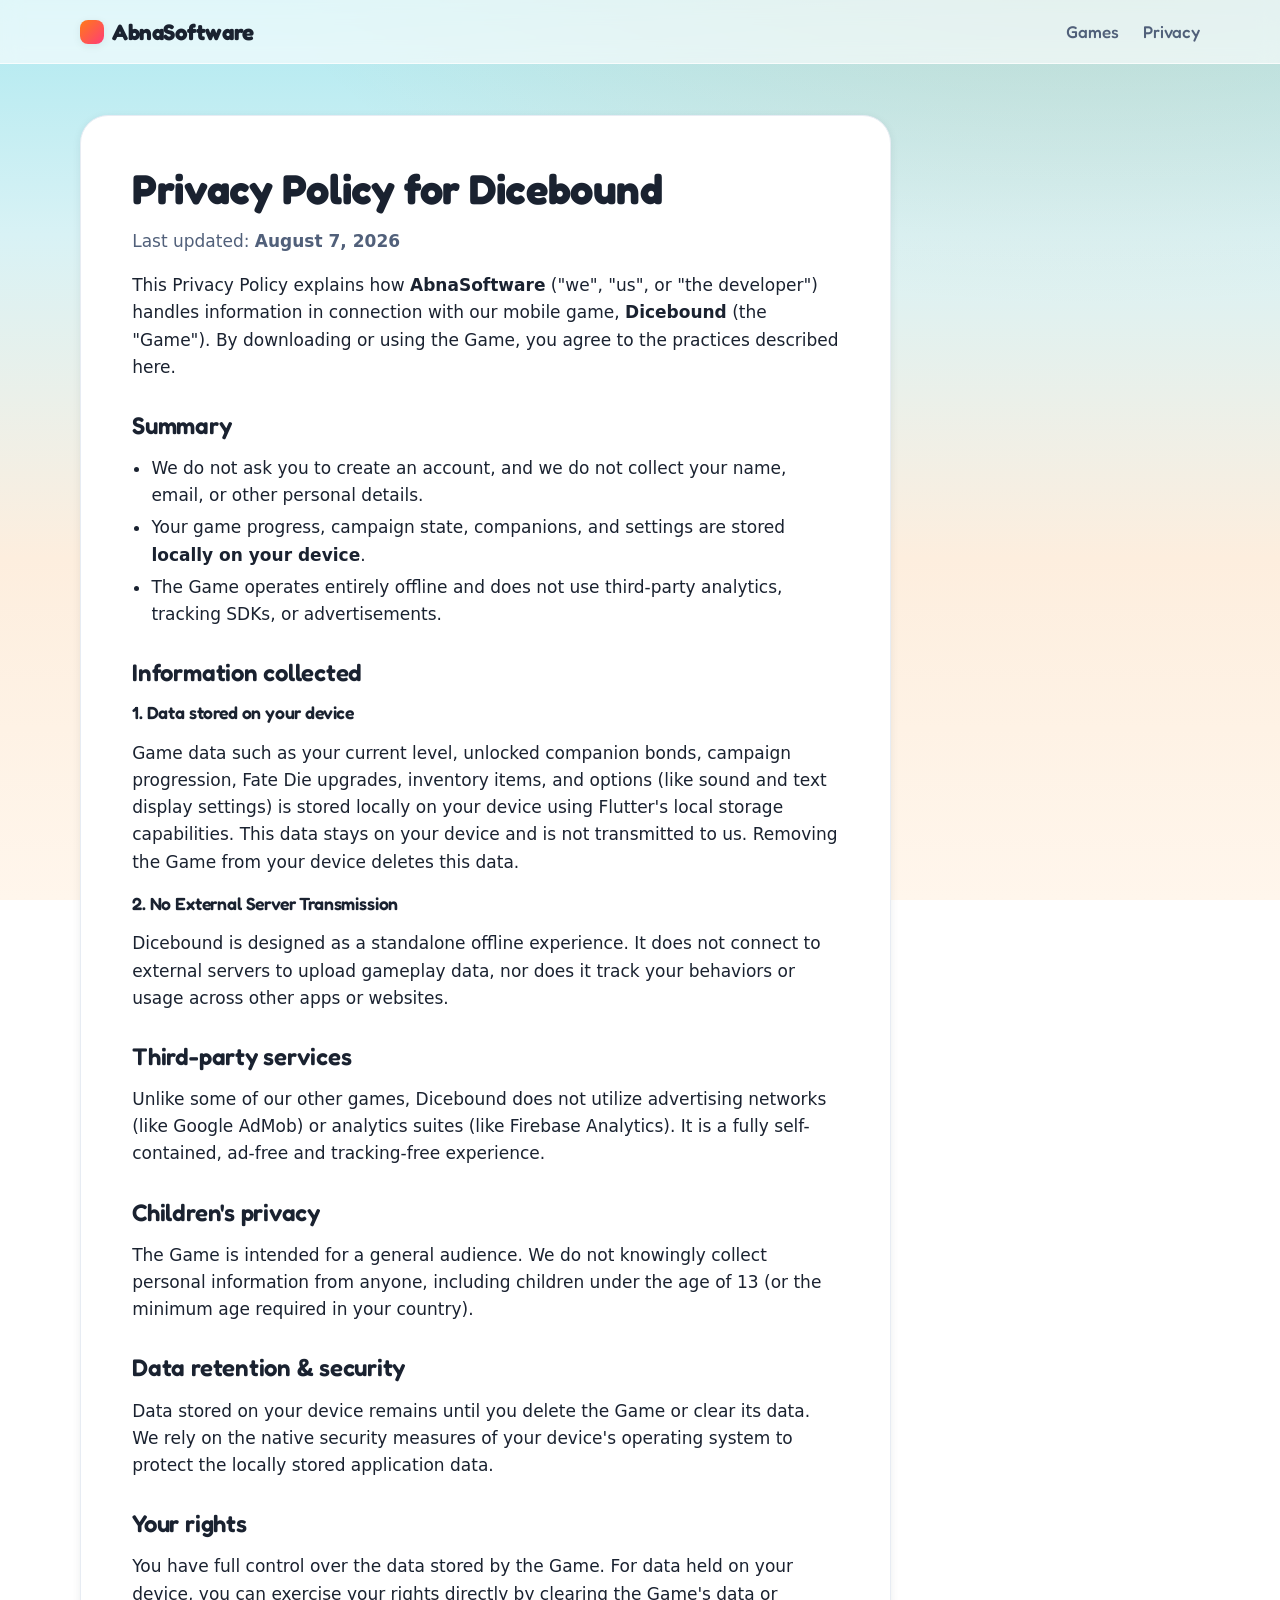
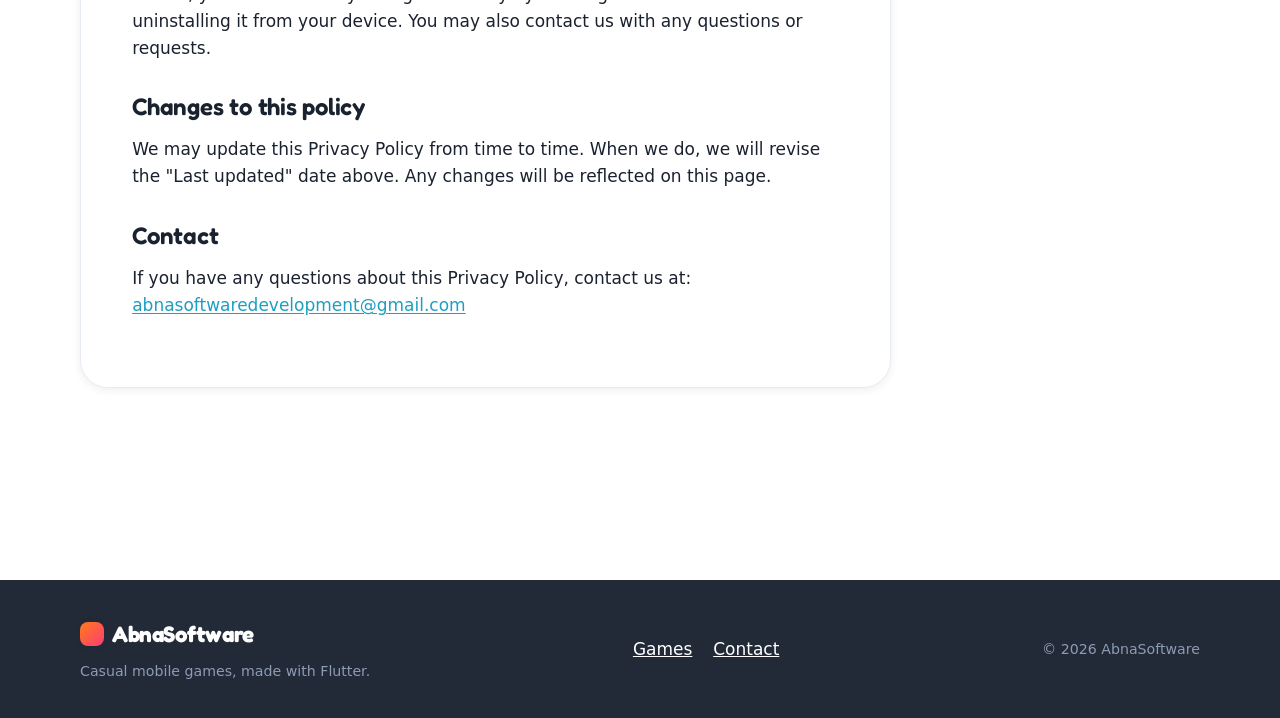
<file: games/dicebound/privacy.html>
<!doctype html>
<html lang="en">
<head>
  <meta charset="utf-8">
  <meta name="viewport" content="width=device-width, initial-scale=1">
  <title>Privacy Policy — Dicebound</title>
  <meta name="description" content="Privacy policy for Dicebound by AbnaSoftware.">
  <meta name="theme-color" content="#80deea">
  <link rel="icon" type="image/png" href="../../assets/dicebound_icon.png">
  <link rel="preconnect" href="https://fonts.googleapis.com">
  <link rel="preconnect" href="https://fonts.gstatic.com" crossorigin>
  <link href="https://fonts.googleapis.com/css2?family=Fredoka:wght@400;500;600;700&display=swap" rel="stylesheet">
  <link rel="stylesheet" href="../../styles.css">
</head>
<body>
  <header class="site-header">
    <div class="wrap">
      <a class="brand" href="../../">AbnaSoftware</a>
      <nav class="site-nav" aria-label="Main navigation">
        <a href="../../#games">Games</a>
        <a href="../../privacy.html">Privacy</a>
      </nav>
    </div>
  </header>

  <main class="wrap legal">
    <article>
      <h1>Privacy Policy for Dicebound</h1>
      <p class="muted">Last updated: <time datetime="2026-08-07">August 7, 2026</time></p>

      <p>This Privacy Policy explains how <strong>AbnaSoftware</strong> ("we", "us", or "the developer") handles information in connection with our mobile game, <strong>Dicebound</strong> (the "Game"). By downloading or using the Game, you agree to the practices described here.</p>

      <h2>Summary</h2>
      <ul>
        <li>We do not ask you to create an account, and we do not collect your name, email, or other personal details.</li>
        <li>Your game progress, campaign state, companions, and settings are stored <strong>locally on your device</strong>.</li>
        <li>The Game operates entirely offline and does not use third-party analytics, tracking SDKs, or advertisements.</li>
      </ul>

      <h2>Information collected</h2>

      <h3>1. Data stored on your device</h3>
      <p>Game data such as your current level, unlocked companion bonds, campaign progression, Fate Die upgrades, inventory items, and options (like sound and text display settings) is stored locally on your device using Flutter's local storage capabilities. This data stays on your device and is not transmitted to us. Removing the Game from your device deletes this data.</p>

      <h3>2. No External Server Transmission</h3>
      <p>Dicebound is designed as a standalone offline experience. It does not connect to external servers to upload gameplay data, nor does it track your behaviors or usage across other apps or websites.</p>

      <h2>Third-party services</h2>
      <p>Unlike some of our other games, Dicebound does not utilize advertising networks (like Google AdMob) or analytics suites (like Firebase Analytics). It is a fully self-contained, ad-free and tracking-free experience.</p>

      <h2>Children's privacy</h2>
      <p>The Game is intended for a general audience. We do not knowingly collect personal information from anyone, including children under the age of 13 (or the minimum age required in your country).</p>

      <h2>Data retention &amp; security</h2>
      <p>Data stored on your device remains until you delete the Game or clear its data. We rely on the native security measures of your device's operating system to protect the locally stored application data.</p>

      <h2>Your rights</h2>
      <p>You have full control over the data stored by the Game. For data held on your device, you can exercise your rights directly by clearing the Game's data or uninstalling it from your device. You may also contact us with any questions or requests.</p>

      <h2>Changes to this policy</h2>
      <p>We may update this Privacy Policy from time to time. When we do, we will revise the "Last updated" date above. Any changes will be reflected on this page.</p>

      <h2>Contact</h2>
      <p>If you have any questions about this Privacy Policy, contact us at:<br>
        <a href="mailto:abnasoftwaredevelopment@gmail.com">abnasoftwaredevelopment@gmail.com</a></p>
    </article>
  </main>

  <footer class="site-footer">
    <div class="wrap">
      <div>
        <a class="brand" href="../../" style="color:#fff">AbnaSoftware</a>
        <small style="display:block;margin-top:.4rem">Casual mobile games, made with Flutter.</small>
      </div>
      <nav class="footer-links" aria-label="Footer">
        <a href="../../#games">Games</a>
        <a href="mailto:abnasoftwaredevelopment@gmail.com">Contact</a>
      </nav>
      <small>© <span id="year">2026</span> AbnaSoftware</small>
    </div>
  </footer>

  <script>document.getElementById("year").textContent = new Date().getFullYear();</script>
</body>
</html>
</file>
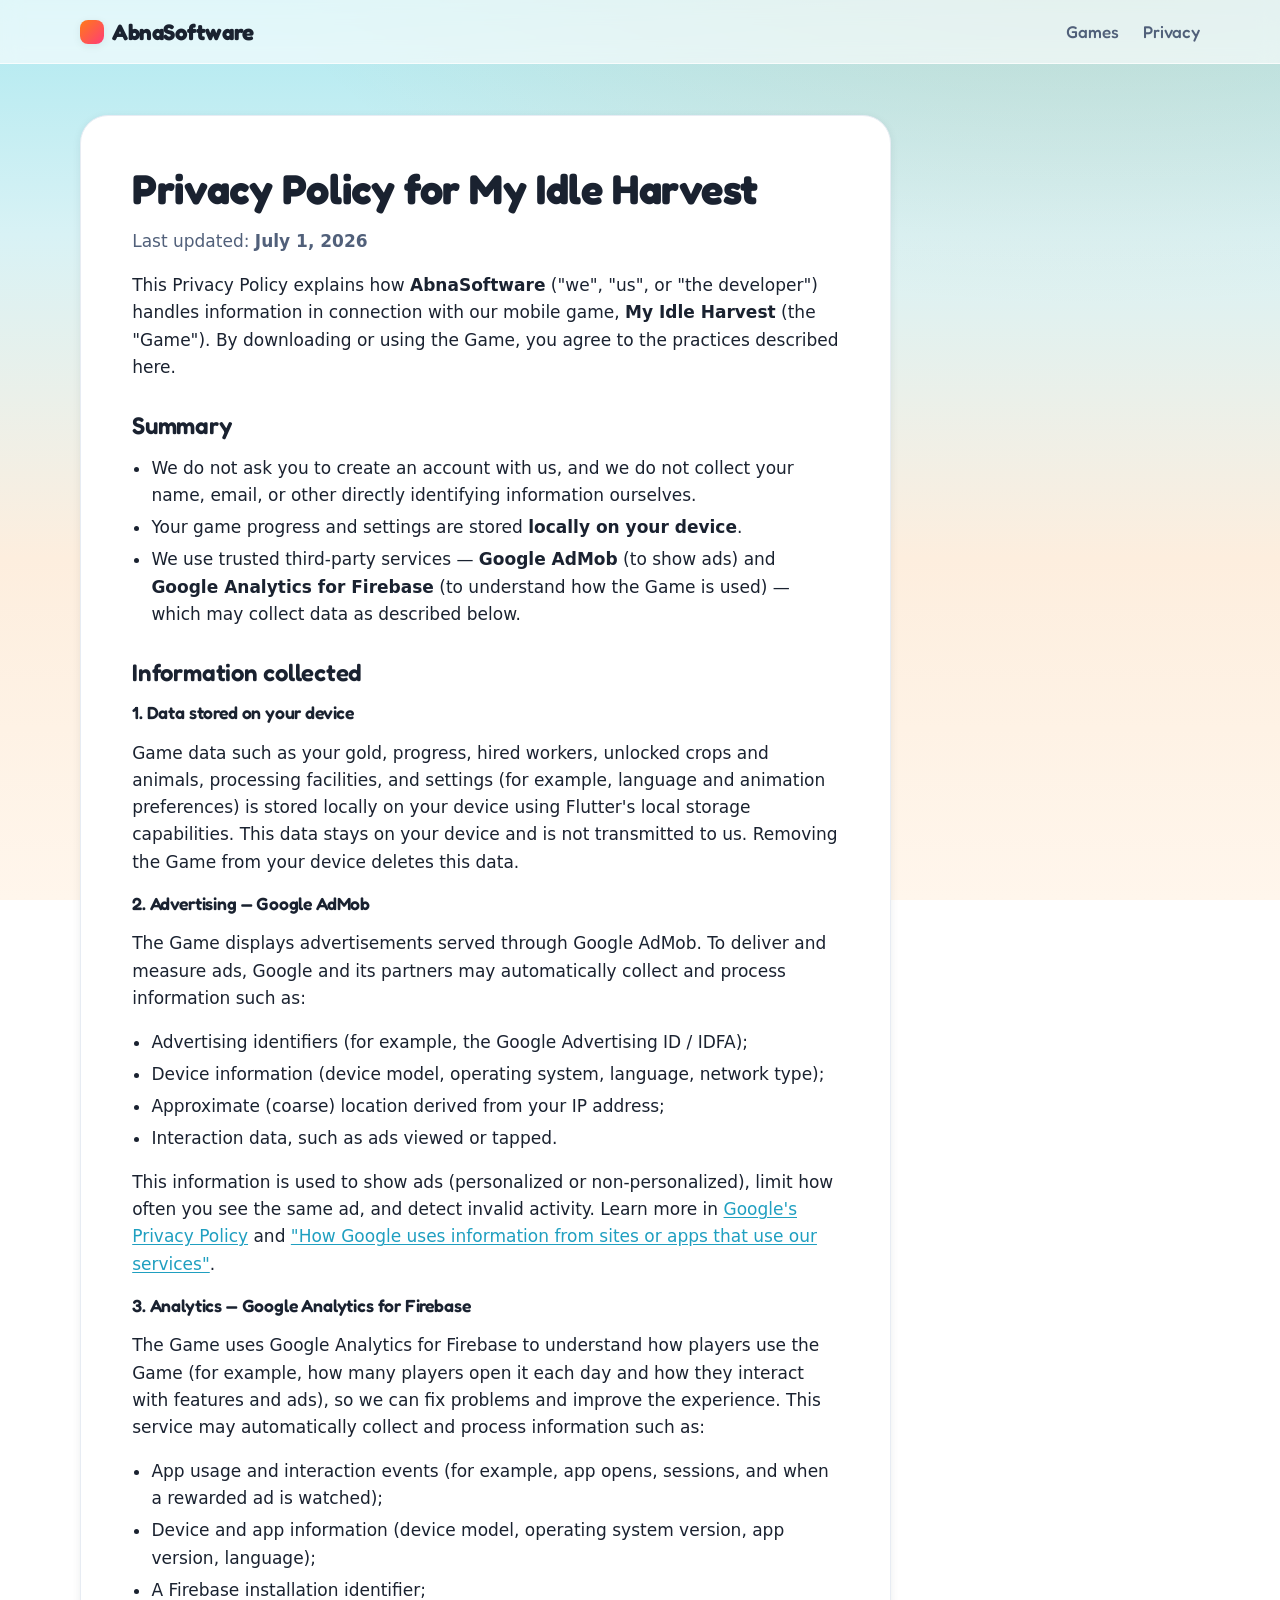
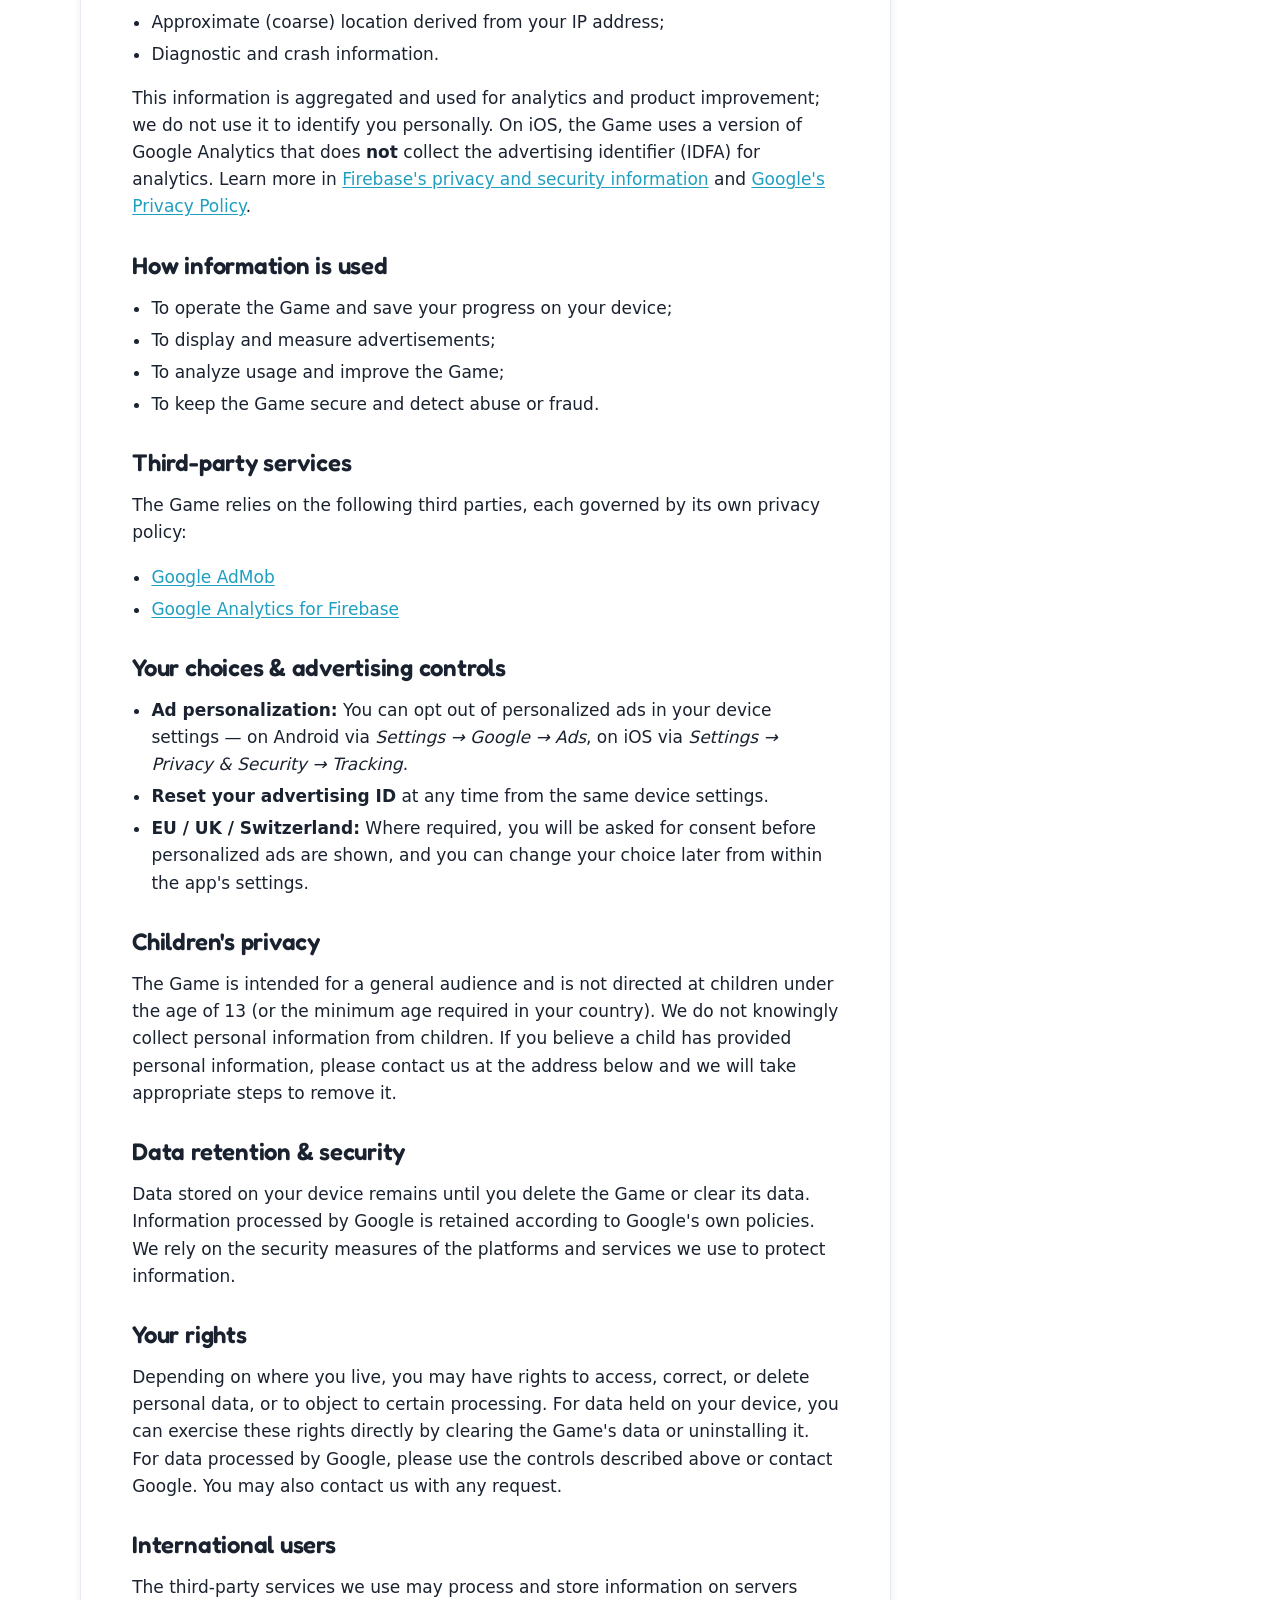
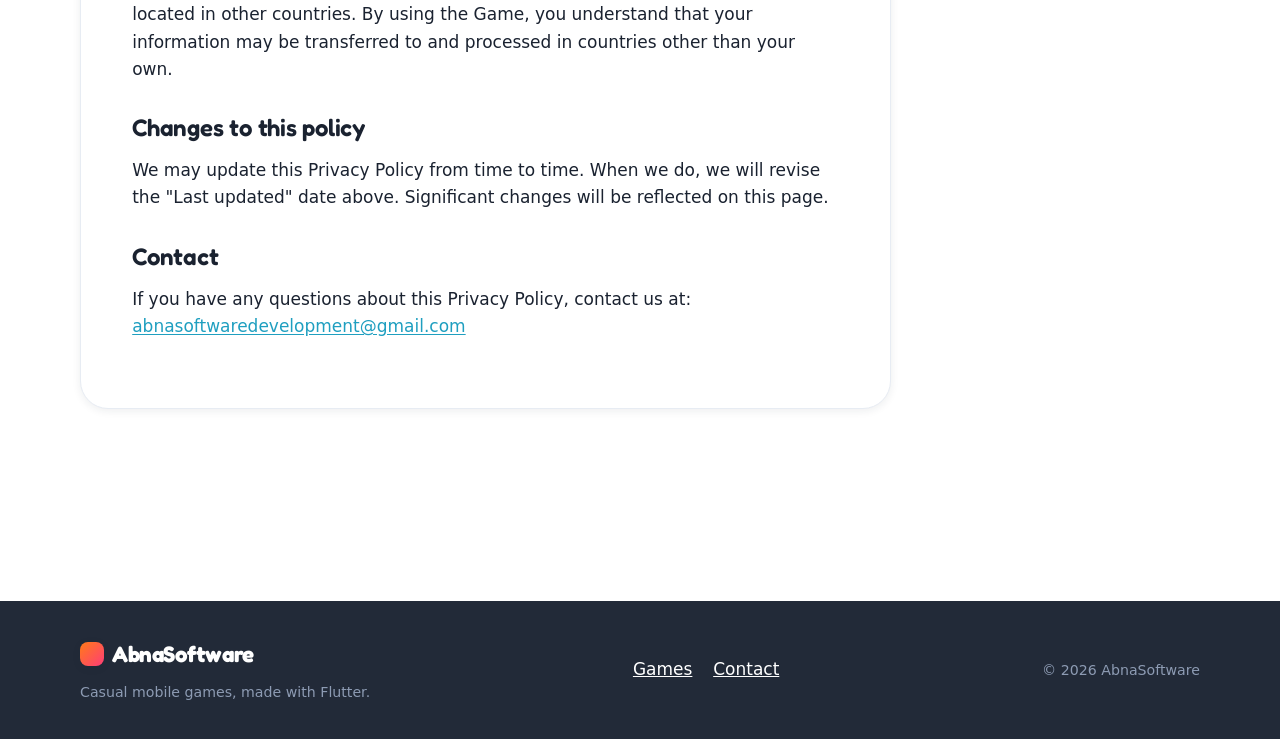
<file: games/idle-harvest/privacy.html>
<!doctype html>
<html lang="en">
<head>
  <meta charset="utf-8">
  <meta name="viewport" content="width=device-width, initial-scale=1">
  <title>Privacy Policy — My Idle Harvest</title>
  <meta name="description" content="Privacy policy for My Idle Harvest by AbnaSoftware.">
  <meta name="theme-color" content="#80deea">
  <link rel="icon" type="image/png" href="../../assets/idle_harvest_icon.png">
  <link rel="preconnect" href="https://fonts.googleapis.com">
  <link rel="preconnect" href="https://fonts.gstatic.com" crossorigin>
  <link href="https://fonts.googleapis.com/css2?family=Fredoka:wght@400;500;600;700&display=swap" rel="stylesheet">
  <link rel="stylesheet" href="../../styles.css">
</head>
<body>
  <header class="site-header">
    <div class="wrap">
      <a class="brand" href="../../">AbnaSoftware</a>
      <nav class="site-nav" aria-label="Main navigation">
        <a href="../../#games">Games</a>
        <a href="../../privacy.html">Privacy</a>
      </nav>
    </div>
  </header>

  <main class="wrap legal">
    <article>
      <h1>Privacy Policy for My Idle Harvest</h1>
      <p class="muted">Last updated: <time datetime="2026-07-01">July 1, 2026</time></p>

      <p>This Privacy Policy explains how <strong>AbnaSoftware</strong> ("we", "us", or "the developer") handles information in connection with our mobile game, <strong>My Idle Harvest</strong> (the "Game"). By downloading or using the Game, you agree to the practices described here.</p>

      <h2>Summary</h2>
      <ul>
        <li>We do not ask you to create an account with us, and we do not collect your name, email, or other directly identifying information ourselves.</li>
        <li>Your game progress and settings are stored <strong>locally on your device</strong>.</li>
        <li>We use trusted third-party services — <strong>Google AdMob</strong> (to show ads) and <strong>Google Analytics for Firebase</strong> (to understand how the Game is used) — which may collect data as described below.</li>
      </ul>

      <h2>Information collected</h2>

      <h3>1. Data stored on your device</h3>
      <p>Game data such as your gold, progress, hired workers, unlocked crops and animals, processing facilities, and settings (for example, language and animation preferences) is stored locally on your device using Flutter's local storage capabilities. This data stays on your device and is not transmitted to us. Removing the Game from your device deletes this data.</p>

      <h3>2. Advertising — Google AdMob</h3>
      <p>The Game displays advertisements served through Google AdMob. To deliver and measure ads, Google and its partners may automatically collect and process information such as:</p>
      <ul>
        <li>Advertising identifiers (for example, the Google Advertising ID / IDFA);</li>
        <li>Device information (device model, operating system, language, network type);</li>
        <li>Approximate (coarse) location derived from your IP address;</li>
        <li>Interaction data, such as ads viewed or tapped.</li>
      </ul>
      <p>This information is used to show ads (personalized or non-personalized), limit how often you see the same ad, and detect invalid activity. Learn more in
        <a href="https://policies.google.com/privacy" rel="noopener" target="_blank">Google's Privacy Policy</a> and
        <a href="https://policies.google.com/technologies/partner-sites" rel="noopener" target="_blank">"How Google uses information from sites or apps that use our services"</a>.</p>

      <h3>3. Analytics — Google Analytics for Firebase</h3>
      <p>The Game uses Google Analytics for Firebase to understand how players use the Game (for example, how many players open it each day and how they interact with features and ads), so we can fix problems and improve the experience. This service may automatically collect and process information such as:</p>
      <ul>
        <li>App usage and interaction events (for example, app opens, sessions, and when a rewarded ad is watched);</li>
        <li>Device and app information (device model, operating system version, app version, language);</li>
        <li>A Firebase installation identifier;</li>
        <li>Approximate (coarse) location derived from your IP address;</li>
        <li>Diagnostic and crash information.</li>
      </ul>
      <p>This information is aggregated and used for analytics and product improvement; we do not use it to identify you personally. On iOS, the Game uses a version of Google Analytics that does <strong>not</strong> collect the advertising identifier (IDFA) for analytics. Learn more in
        <a href="https://firebase.google.com/support/privacy" rel="noopener" target="_blank">Firebase's privacy and security information</a> and
        <a href="https://policies.google.com/privacy" rel="noopener" target="_blank">Google's Privacy Policy</a>.</p>

      <h2>How information is used</h2>
      <ul>
        <li>To operate the Game and save your progress on your device;</li>
        <li>To display and measure advertisements;</li>
        <li>To analyze usage and improve the Game;</li>
        <li>To keep the Game secure and detect abuse or fraud.</li>
      </ul>

      <h2>Third-party services</h2>
      <p>The Game relies on the following third parties, each governed by its own privacy policy:</p>
      <ul>
        <li><a href="https://support.google.com/admob/answer/6128543" rel="noopener" target="_blank">Google AdMob</a></li>
        <li><a href="https://firebase.google.com/support/privacy" rel="noopener" target="_blank">Google Analytics for Firebase</a></li>
      </ul>

      <h2>Your choices &amp; advertising controls</h2>
      <ul>
        <li><strong>Ad personalization:</strong> You can opt out of personalized ads in your device settings — on Android via <em>Settings → Google → Ads</em>, on iOS via <em>Settings → Privacy &amp; Security → Tracking</em>.</li>
        <li><strong>Reset your advertising ID</strong> at any time from the same device settings.</li>
        <li><strong>EU / UK / Switzerland:</strong> Where required, you will be asked for consent before personalized ads are shown, and you can change your choice later from within the app's settings.</li>
      </ul>

      <h2>Children's privacy</h2>
      <p>The Game is intended for a general audience and is not directed at children under the age of 13 (or the minimum age required in your country). We do not knowingly collect personal information from children. If you believe a child has provided personal information, please contact us at the address below and we will take appropriate steps to remove it.</p>

      <h2>Data retention &amp; security</h2>
      <p>Data stored on your device remains until you delete the Game or clear its data. Information processed by Google is retained according to Google's own policies. We rely on the security measures of the platforms and services we use to protect information.</p>

      <h2>Your rights</h2>
      <p>Depending on where you live, you may have rights to access, correct, or delete personal data, or to object to certain processing. For data held on your device, you can exercise these rights directly by clearing the Game's data or uninstalling it. For data processed by Google, please use the controls described above or contact Google. You may also contact us with any request.</p>

      <h2>International users</h2>
      <p>The third-party services we use may process and store information on servers located in other countries. By using the Game, you understand that your information may be transferred to and processed in countries other than your own.</p>

      <h2>Changes to this policy</h2>
      <p>We may update this Privacy Policy from time to time. When we do, we will revise the "Last updated" date above. Significant changes will be reflected on this page.</p>

      <h2>Contact</h2>
      <p>If you have any questions about this Privacy Policy, contact us at:<br>
        <a href="mailto:abnasoftwaredevelopment@gmail.com">abnasoftwaredevelopment@gmail.com</a></p>
    </article>
  </main>

  <footer class="site-footer">
    <div class="wrap">
      <div>
        <a class="brand" href="../../" style="color:#fff">AbnaSoftware</a>
        <small style="display:block;margin-top:.4rem">Casual mobile games, made with Flutter.</small>
      </div>
      <nav class="footer-links" aria-label="Footer">
        <a href="../../#games">Games</a>
        <a href="mailto:abnasoftwaredevelopment@gmail.com">Contact</a>
      </nav>
      <small>© <span id="year">2026</span> AbnaSoftware</small>
    </div>
  </footer>

  <script>document.getElementById("year").textContent = new Date().getFullYear();</script>
</body>
</html>
</file>
<file: styles.css>
/* ==========================================================================
   logicps — games hub
   Visual direction: "arcade sunset" — bright, playful, depth via layered cards.
   ========================================================================== */

:root {
  /* palette */
  --sky: #80deea;          /* matches app adaptive-icon background */
  --sky-deep: #1f9fc0;
  --orange: #ff7a18;
  --orange-deep: #ff5e3a;
  --lime: #6fb91f;
  --berry: #ff3d77;

  --ink: #1a2230;
  --ink-soft: #51607a;
  --line: #e7ecf3;
  --surface: #ffffff;
  --surface-tint: #f4f8fc;

  /* type */
  --font-display: "Fredoka", system-ui, sans-serif;
  --font-body: system-ui, -apple-system, "Segoe UI", Roboto, sans-serif;
  --text-sm: 0.875rem;
  --text-base: clamp(1rem, 0.96rem + 0.2vw, 1.0625rem);
  --text-lg: clamp(1.125rem, 1rem + 0.6vw, 1.375rem);
  --text-h2: clamp(1.7rem, 1.2rem + 2vw, 2.6rem);
  --text-hero: clamp(2.4rem, 1.2rem + 5vw, 4.6rem);

  /* spacing & shape */
  --space-section: clamp(3rem, 2rem + 5vw, 6.5rem);
  --radius: 18px;
  --radius-lg: 28px;
  --shadow-sm: 0 2px 8px rgba(26, 34, 48, 0.08);
  --shadow-md: 0 12px 30px -10px rgba(26, 34, 48, 0.22);
  --shadow-lg: 0 28px 60px -18px rgba(26, 34, 48, 0.34);

  /* motion */
  --dur: 220ms;
  --ease: cubic-bezier(0.16, 1, 0.3, 1);

  --maxw: 1120px;
}

*, *::before, *::after { box-sizing: border-box; }

html { scroll-behavior: smooth; }

body {
  margin: 0;
  min-height: 100vh;
  font-family: var(--font-body);
  font-size: var(--text-base);
  line-height: 1.6;
  color: var(--ink);
  background:
    radial-gradient(120% 80% at 85% -10%, rgba(255, 122, 24, 0.16), transparent 55%),
    linear-gradient(180deg, #aee9f0 0%, #d8f2f5 26%, #fdeede 62%, #fff6ec 100%);
  background-attachment: fixed;
  -webkit-font-smoothing: antialiased;
}

img { max-width: 100%; display: block; height: auto; }
a { color: inherit; }

h1, h2, h3 {
  font-family: var(--font-display);
  line-height: 1.05;
  margin: 0;
  letter-spacing: -0.01em;
}

.wrap { width: min(100% - 2.5rem, var(--maxw)); margin-inline: auto; }

/* ---- buttons ------------------------------------------------------------ */
.btn {
  --btn-bg: var(--surface);
  --btn-fg: var(--ink);
  display: inline-flex;
  align-items: center;
  gap: 0.5rem;
  font-family: var(--font-display);
  font-weight: 600;
  font-size: var(--text-base);
  text-decoration: none;
  padding: 0.8rem 1.4rem;
  border-radius: 999px;
  border: 2px solid transparent;
  background: var(--btn-bg);
  color: var(--btn-fg);
  cursor: pointer;
  transition: transform var(--dur) var(--ease), box-shadow var(--dur) var(--ease), background var(--dur) var(--ease);
  will-change: transform;
}
.btn:hover { transform: translateY(-2px); }
.btn-primary {
  --btn-bg: linear-gradient(135deg, var(--orange) 0%, var(--orange-deep) 100%);
  --btn-fg: #2a1402;
  box-shadow: var(--shadow-md);
}
.btn-primary:hover { box-shadow: var(--shadow-lg); }
.btn-ghost { --btn-bg: transparent; border-color: rgba(26, 34, 48, 0.22); }
.btn-ghost:hover { background: rgba(255, 255, 255, 0.55); }

/* ---- header ------------------------------------------------------------- */
.site-header {
  position: sticky;
  top: 0;
  z-index: 20;
  backdrop-filter: blur(10px);
  background: rgba(255, 255, 255, 0.62);
  border-bottom: 1px solid rgba(255, 255, 255, 0.7);
}
.site-header .wrap {
  display: flex;
  align-items: center;
  justify-content: space-between;
  padding-block: 0.85rem;
}
.brand {
  font-family: var(--font-display);
  font-weight: 700;
  font-size: 1.4rem;
  text-decoration: none;
  letter-spacing: -0.02em;
  display: inline-flex;
  align-items: center;
  gap: 0.5rem;
}
.brand::before {
  content: "";
  width: 1.5rem; height: 1.5rem;
  border-radius: 8px;
  background: linear-gradient(135deg, var(--orange), var(--berry));
  box-shadow: var(--shadow-sm);
}
.site-nav { display: flex; gap: 1.5rem; align-items: center; }
.site-nav a {
  font-family: var(--font-display);
  font-weight: 500;
  text-decoration: none;
  color: var(--ink-soft);
  transition: color var(--dur) var(--ease);
}
.site-nav a:hover { color: var(--ink); }

/* ---- hero --------------------------------------------------------------- */
.hero {
  display: grid;
  grid-template-columns: 1.1fr 0.9fr;
  gap: clamp(1.5rem, 4vw, 3.5rem);
  align-items: center;
  padding-block: clamp(2.5rem, 5vw, 5rem) clamp(2rem, 4vw, 4rem);
}
.eyebrow {
  font-family: var(--font-display);
  font-weight: 600;
  text-transform: uppercase;
  letter-spacing: 0.12em;
  font-size: var(--text-sm);
  color: var(--sky-deep);
  margin: 0 0 0.6rem;
}
.hero h1 { font-size: var(--text-hero); font-weight: 700; }
.hero h1 span {
  background: linear-gradient(120deg, var(--orange), var(--berry));
  -webkit-background-clip: text;
  background-clip: text;
  color: transparent;
}
.lede { font-size: var(--text-lg); color: var(--ink-soft); max-width: 46ch; margin: 1.1rem 0 1.8rem; }
.hero-cta { display: flex; gap: 0.8rem; flex-wrap: wrap; }
.hero-art {
  position: relative;
  filter: drop-shadow(0 26px 32px rgba(26, 34, 48, 0.28));
  animation: float 6s var(--ease) infinite;
}
@keyframes float {
  0%, 100% { transform: translateY(0); }
  50% { transform: translateY(-14px); }
}

/* ---- sections ----------------------------------------------------------- */
.section { padding-block: var(--space-section); }
.section-head { margin-bottom: clamp(1.5rem, 3vw, 2.5rem); }
.section-head h2 { font-size: var(--text-h2); font-weight: 700; }
.section-head p { color: var(--ink-soft); margin: 0.4rem 0 0; font-size: var(--text-lg); }

/* ---- games grid --------------------------------------------------------- */
.games-grid {
  list-style: none;
  margin: 0; padding: 0;
  display: grid;
  grid-template-columns: repeat(auto-fill, minmax(280px, 1fr));
  gap: clamp(1rem, 2vw, 1.6rem);
}
.game-card { display: flex; }
.game-card-link {
  display: flex;
  gap: 1.1rem;
  width: 100%;
  padding: 1.1rem;
  text-decoration: none;
  color: inherit;
  background: var(--surface);
  border: 1px solid var(--line);
  border-radius: var(--radius-lg);
  box-shadow: var(--shadow-sm);
  transition: transform var(--dur) var(--ease), box-shadow var(--dur) var(--ease);
  will-change: transform;
}
a.game-card-link:hover { transform: translateY(-6px) rotate(-0.6deg); box-shadow: var(--shadow-lg); }
.game-thumb {
  flex: 0 0 auto;
  width: 92px; height: 92px;
  border-radius: 20px;
  overflow: hidden;
  box-shadow: var(--shadow-sm);
  background: var(--sky);
}
.game-thumb img { width: 100%; height: 100%; object-fit: cover; }
.game-thumb--soon {
  display: grid; place-items: center;
  font-size: 2rem; color: #fff;
  background: linear-gradient(135deg, var(--sky-deep), var(--lime));
}
.game-body { display: flex; flex-direction: column; gap: 0.35rem; }
.game-tags { display: flex; gap: 0.4rem; flex-wrap: wrap; }
.tag {
  font-family: var(--font-display);
  font-weight: 500;
  font-size: 0.72rem;
  text-transform: uppercase;
  letter-spacing: 0.06em;
  padding: 0.2rem 0.6rem;
  border-radius: 999px;
  background: var(--surface-tint);
  color: var(--ink-soft);
}
.tag-orange { background: rgba(255, 122, 24, 0.14); color: #b14a00; }
.tag-sky { background: rgba(31, 159, 192, 0.16); color: var(--sky-deep); }
.tag-berry { background: rgba(255, 61, 119, 0.14); color: #c01250; }
.tag-lime { background: rgba(111, 185, 31, 0.14); color: #4b8010; }
.game-title { font-family: var(--font-display); font-weight: 600; font-size: 1.2rem; }
.game-tagline { color: var(--ink-soft); font-size: var(--text-sm); }
.game-cta { margin-top: auto; font-family: var(--font-display); font-weight: 600; color: var(--orange-deep); }
.game-card--soon .game-card-link { background: var(--surface-tint); border-style: dashed; box-shadow: none; }

/* ---- game detail -------------------------------------------------------- */
.back-link {
  display: inline-flex; align-items: center; gap: 0.4rem;
  font-family: var(--font-display); font-weight: 500;
  color: var(--ink-soft); text-decoration: none;
  margin-block: clamp(1.5rem, 3vw, 2.5rem) 0;
}
.back-link:hover { color: var(--ink); }
.game-hero {
  display: grid;
  grid-template-columns: auto 1fr;
  gap: clamp(1.2rem, 3vw, 2.2rem);
  align-items: center;
  padding-block: 1.5rem clamp(2rem, 4vw, 3.5rem);
}
.game-hero-icon {
  width: clamp(96px, 18vw, 148px); height: clamp(96px, 18vw, 148px);
  border-radius: 28px;
  box-shadow: var(--shadow-lg);
}
.game-hero h1 { font-size: clamp(2rem, 1.2rem + 3.5vw, 3.4rem); font-weight: 700; }
.game-hero .lede { margin: 0.7rem 0 1.3rem; }
.platforms { display: flex; gap: 0.7rem; flex-wrap: wrap; }
.store-badge {
  display: inline-flex; align-items: center; gap: 0.6rem;
  background: var(--ink); color: #fff;
  text-decoration: none;
  font-family: var(--font-display); font-weight: 600;
  padding: 0.75rem 1.3rem; border-radius: 14px;
  box-shadow: var(--shadow-md);
  transition: transform var(--dur) var(--ease);
}
.store-badge:hover { transform: translateY(-2px); }
.store-badge small { display: block; font-weight: 400; font-size: 0.7rem; opacity: 0.75; }

.panel {
  background: var(--surface);
  border: 1px solid var(--line);
  border-radius: var(--radius-lg);
  padding: clamp(1.4rem, 3vw, 2.4rem);
  box-shadow: var(--shadow-sm);
  margin-bottom: 1.4rem;
}
.panel h2 { font-size: clamp(1.4rem, 1rem + 1.5vw, 2rem); margin-bottom: 0.8rem; }
.feature-list { list-style: none; margin: 0; padding: 0; display: grid; gap: 0.7rem; grid-template-columns: repeat(auto-fit, minmax(240px, 1fr)); }
.feature-list li { display: flex; gap: 0.7rem; align-items: flex-start; }
.feature-list li::before { content: "🍏"; flex: 0 0 auto; }
.lang-list { display: flex; gap: 0.5rem; flex-wrap: wrap; margin-top: 0.5rem; }
.shots { display: grid; gap: 0.9rem; grid-template-columns: repeat(auto-fit, minmax(150px, 1fr)); }
.shot-ph {
  aspect-ratio: 9 / 16;
  border-radius: 16px;
  background: linear-gradient(160deg, var(--sky), var(--lime));
  display: grid; place-items: center;
  color: rgba(255, 255, 255, 0.85);
  font-family: var(--font-display); font-size: 0.8rem; text-align: center; padding: 0.5rem;
}
.shot {
  width: 100%; height: auto; display: block;
  aspect-ratio: 9 / 16; object-fit: cover;
  border-radius: 16px;
  box-shadow: 0 6px 20px rgba(0, 0, 0, 0.12);
  transition: transform var(--duration-normal, 300ms) ease, box-shadow var(--duration-normal, 300ms) ease;
}
.shot:hover {
  transform: translateY(-4px);
  box-shadow: 0 12px 28px rgba(0, 0, 0, 0.18);
}

/* ---- legal / prose ------------------------------------------------------ */
.legal { padding-block: clamp(2rem, 4vw, 3.5rem) var(--space-section); }
.legal article {
  background: var(--surface);
  border: 1px solid var(--line);
  border-radius: var(--radius-lg);
  padding: clamp(1.6rem, 4vw, 3.2rem);
  box-shadow: var(--shadow-sm);
  max-width: 75ch;
}
.legal h1 { font-size: var(--text-h2); font-weight: 700; }
.legal h2 { font-size: clamp(1.2rem, 1rem + 0.8vw, 1.5rem); font-weight: 600; margin-top: 2rem; }
.legal h3 { font-size: 1.1rem; font-weight: 600; margin-top: 1.2rem; }
.legal p, .legal li { color: var(--ink); }
.legal .muted { color: var(--ink-soft); }
.legal ul { padding-left: 1.2rem; }
.legal li { margin: 0.3rem 0; }
.legal a { color: var(--sky-deep); text-decoration: underline; text-underline-offset: 2px; }
.legal time { font-weight: 600; }

/* ---- footer ------------------------------------------------------------- */
.site-footer {
  margin-top: var(--space-section);
  background: rgba(26, 34, 48, 0.96);
  color: #cfd8e6;
}
.site-footer .wrap {
  display: flex; flex-wrap: wrap; gap: 1.5rem;
  justify-content: space-between; align-items: center;
  padding-block: 2.2rem;
}
.site-footer a { color: #fff; }
.footer-links { display: flex; gap: 1.3rem; flex-wrap: wrap; }
.site-footer small { color: #8d9bb3; }

/* ---- focus + motion ----------------------------------------------------- */
:focus-visible { outline: 3px solid var(--orange); outline-offset: 3px; border-radius: 6px; }

@media (max-width: 760px) {
  .hero { grid-template-columns: 1fr; text-align: center; }
  .hero-cta { justify-content: center; }
  .hero-art { order: -1; max-width: 380px; margin-inline: auto; }
  .game-hero { grid-template-columns: 1fr; text-align: center; justify-items: center; }
  .platforms { justify-content: center; }
}

@media (prefers-reduced-motion: reduce) {
  *, *::before, *::after { animation: none !important; transition: none !important; scroll-behavior: auto; }
  .btn:hover, a.game-card-link:hover, .store-badge:hover { transform: none; }
}
</file>
